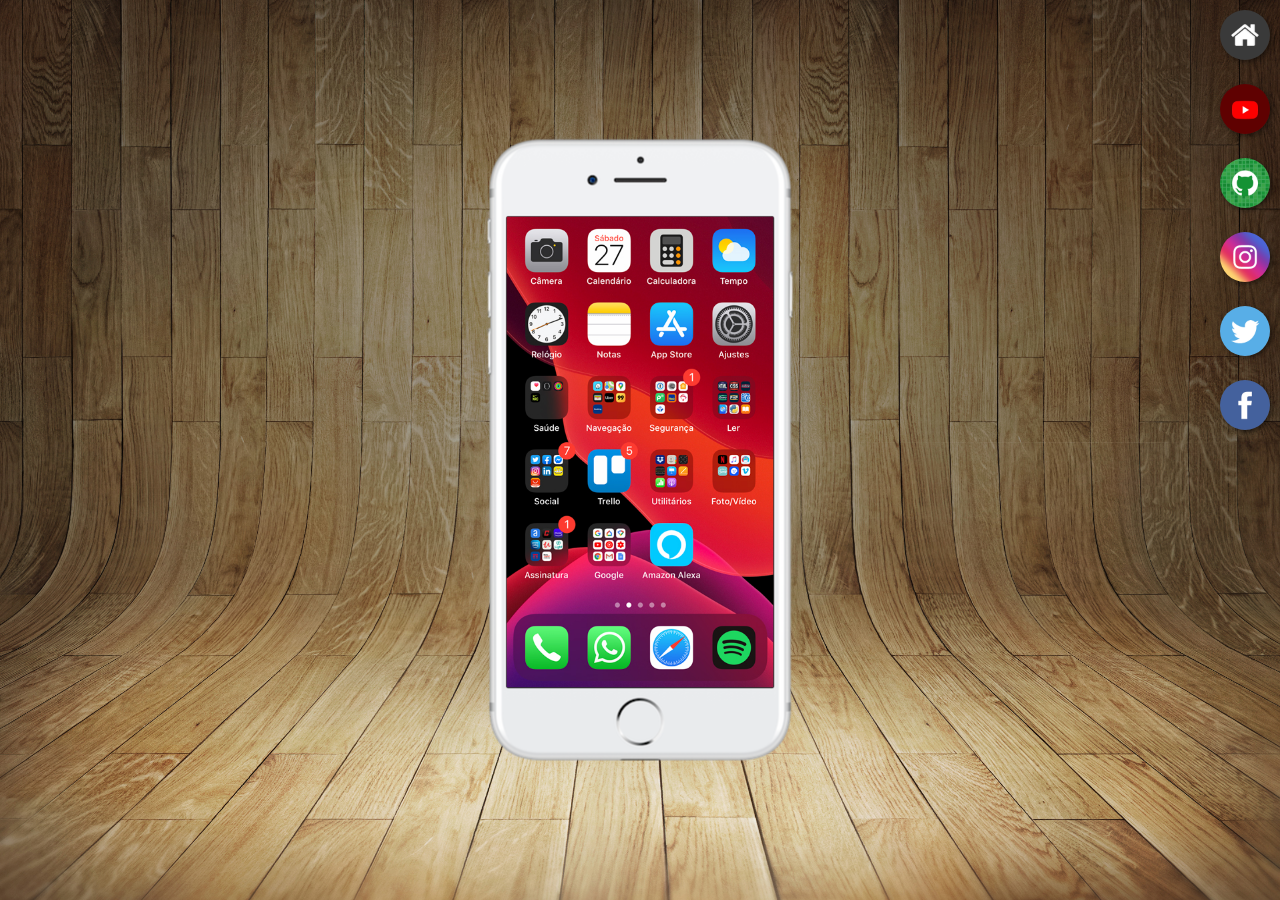
<file: index.html>
<!DOCTYPE html>
<html lang="pt-br">
<head>
    <meta charset="UTF-8">
    <meta name="viewport" content="width=, initial-scale=1.0">
    <title>projeto-redes-sociais</title>
<link rel="shortcut icon" href="favicon.ico" type="image/x-icon">


<link rel="stylesheet" href="estilos/style.css">
<style>


    ::-webkit-scrollbar{
        width: 0px;
        height: 0px;
    }
</style>
















</head>
<body>


<main>

<section id="telefone">

<iframe src="home.html" name="tela" id="tela" frameborder="0"></iframe>





</section>

<section id="redes-sociais">
<a href="home.html" target="tela"> <img src="imagens/logo-home.jpg" alt=""></a>





<br>






<a href="youtube.html" target="tela"> <img src="imagens/logo-youtube.jpg" alt=""></a>





<br>




<a href="github.html" target="tela"><img src="imagens/logo-github.jpg" alt="github"></a> 




<br>






<a href="instagram.html" target="tela"><img src="imagens/logo-instagram.jpg" alt="instagram"></a>




<br>



<a href="twitter.html" target="tela"><img src="imagens/logo-twitter.jpg" alt="twitter"></a>



<br>




<a href="facebook.html" target="tela"><img src="imagens/logo-facebook.jpg" alt="facebook"></a>





<br>




</section>









</main>



















    
</body>
</html>
</file>
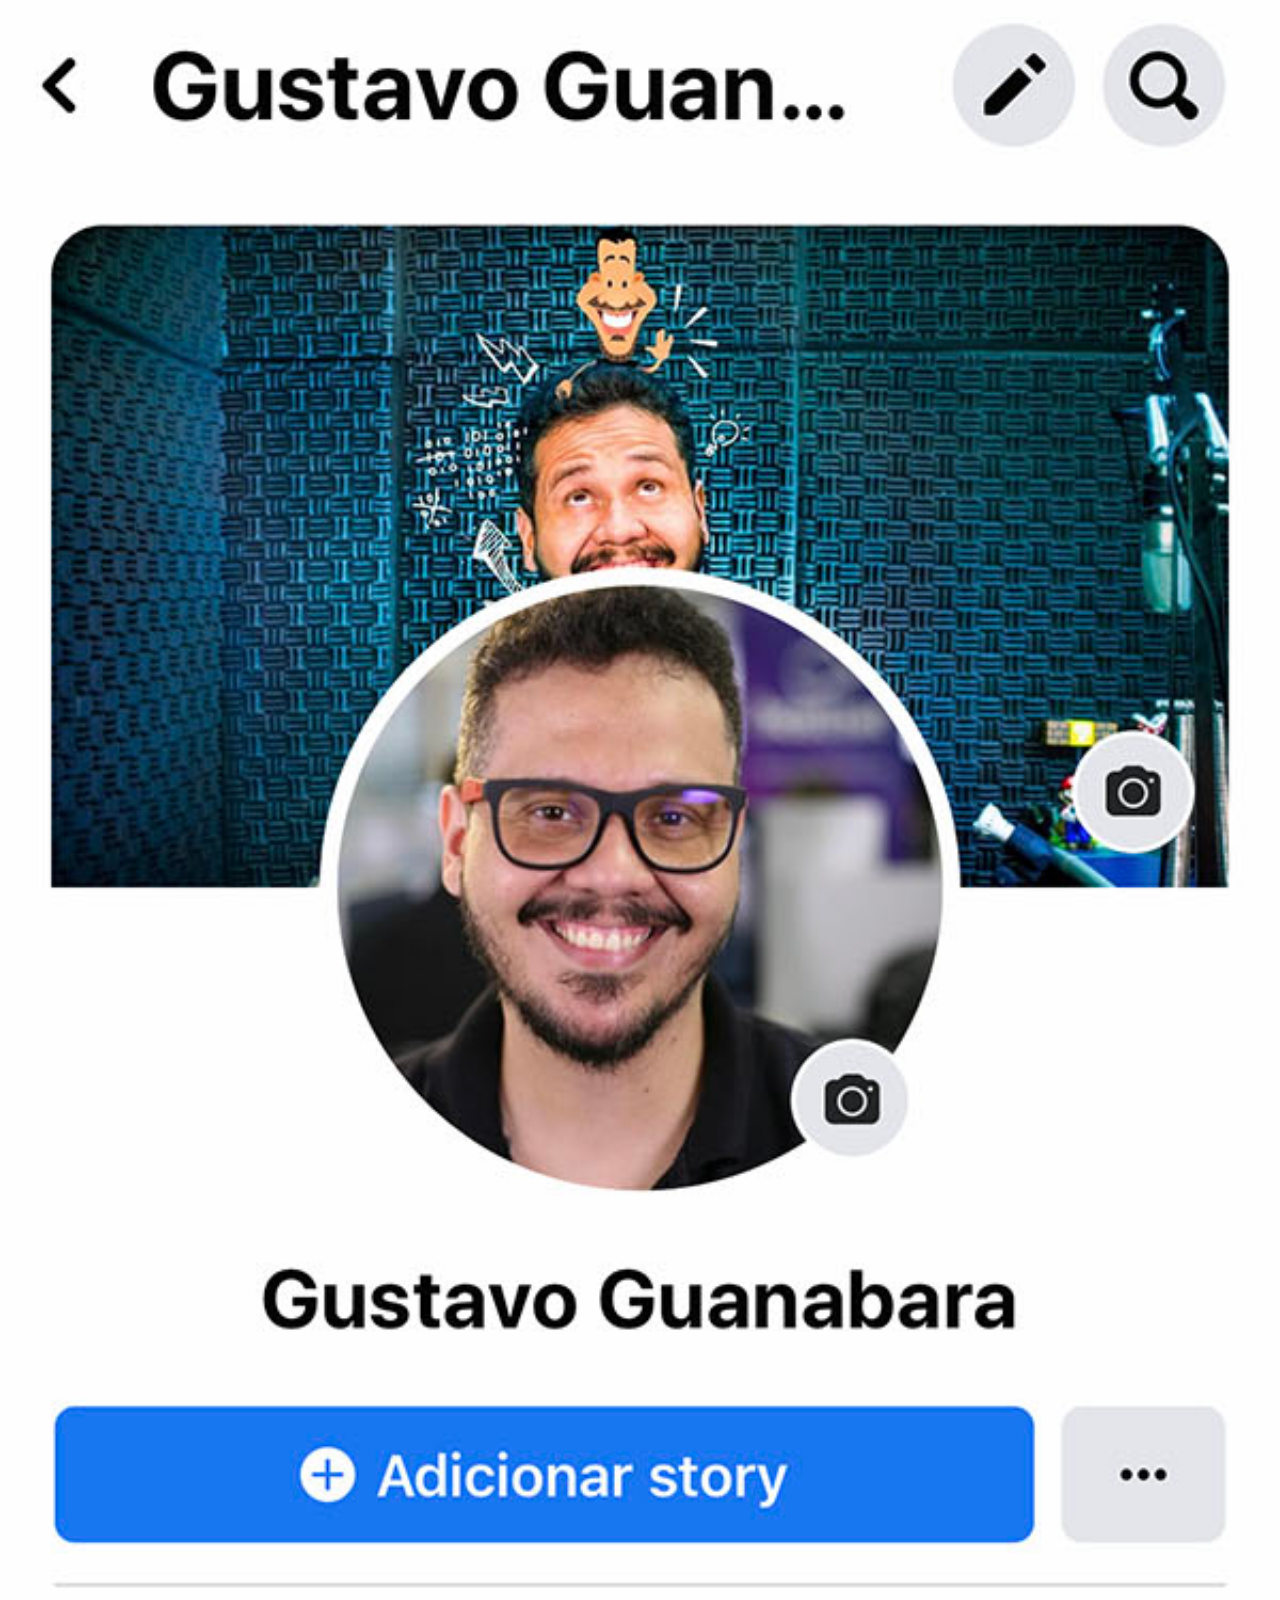
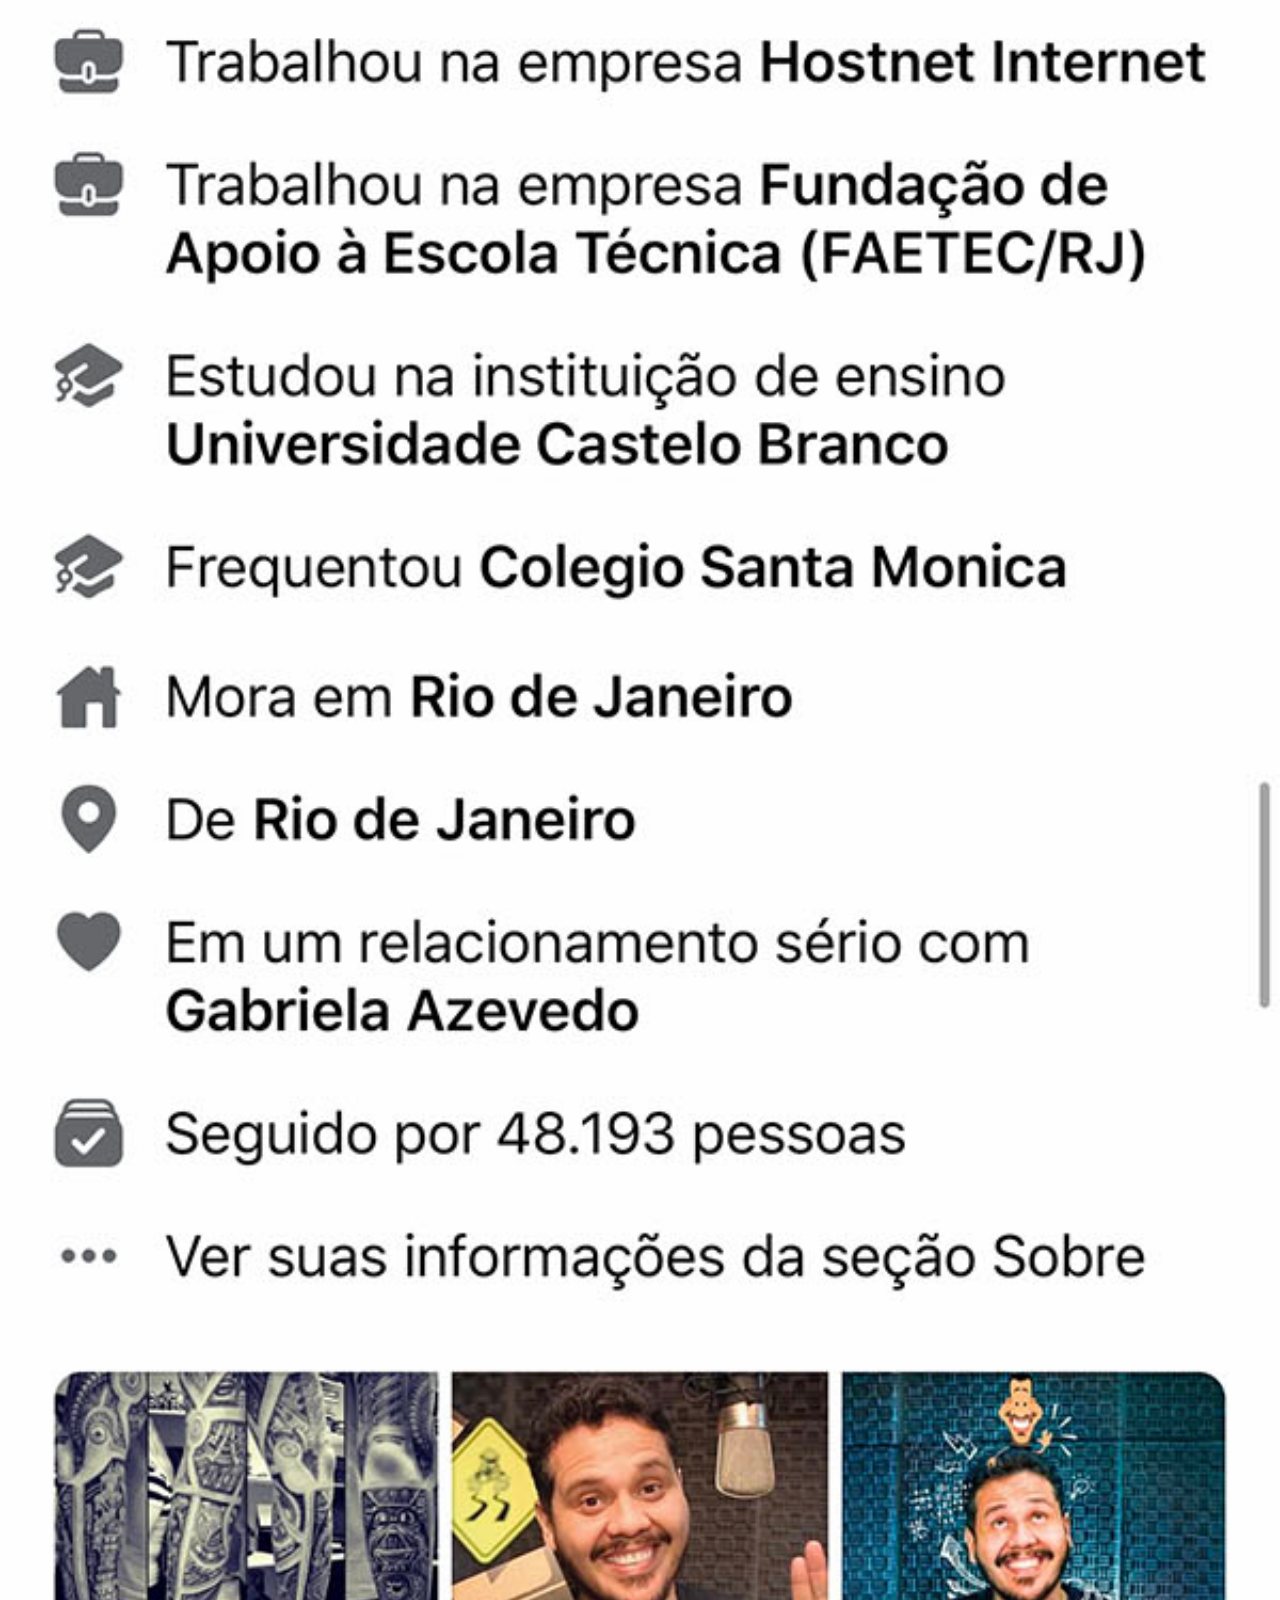
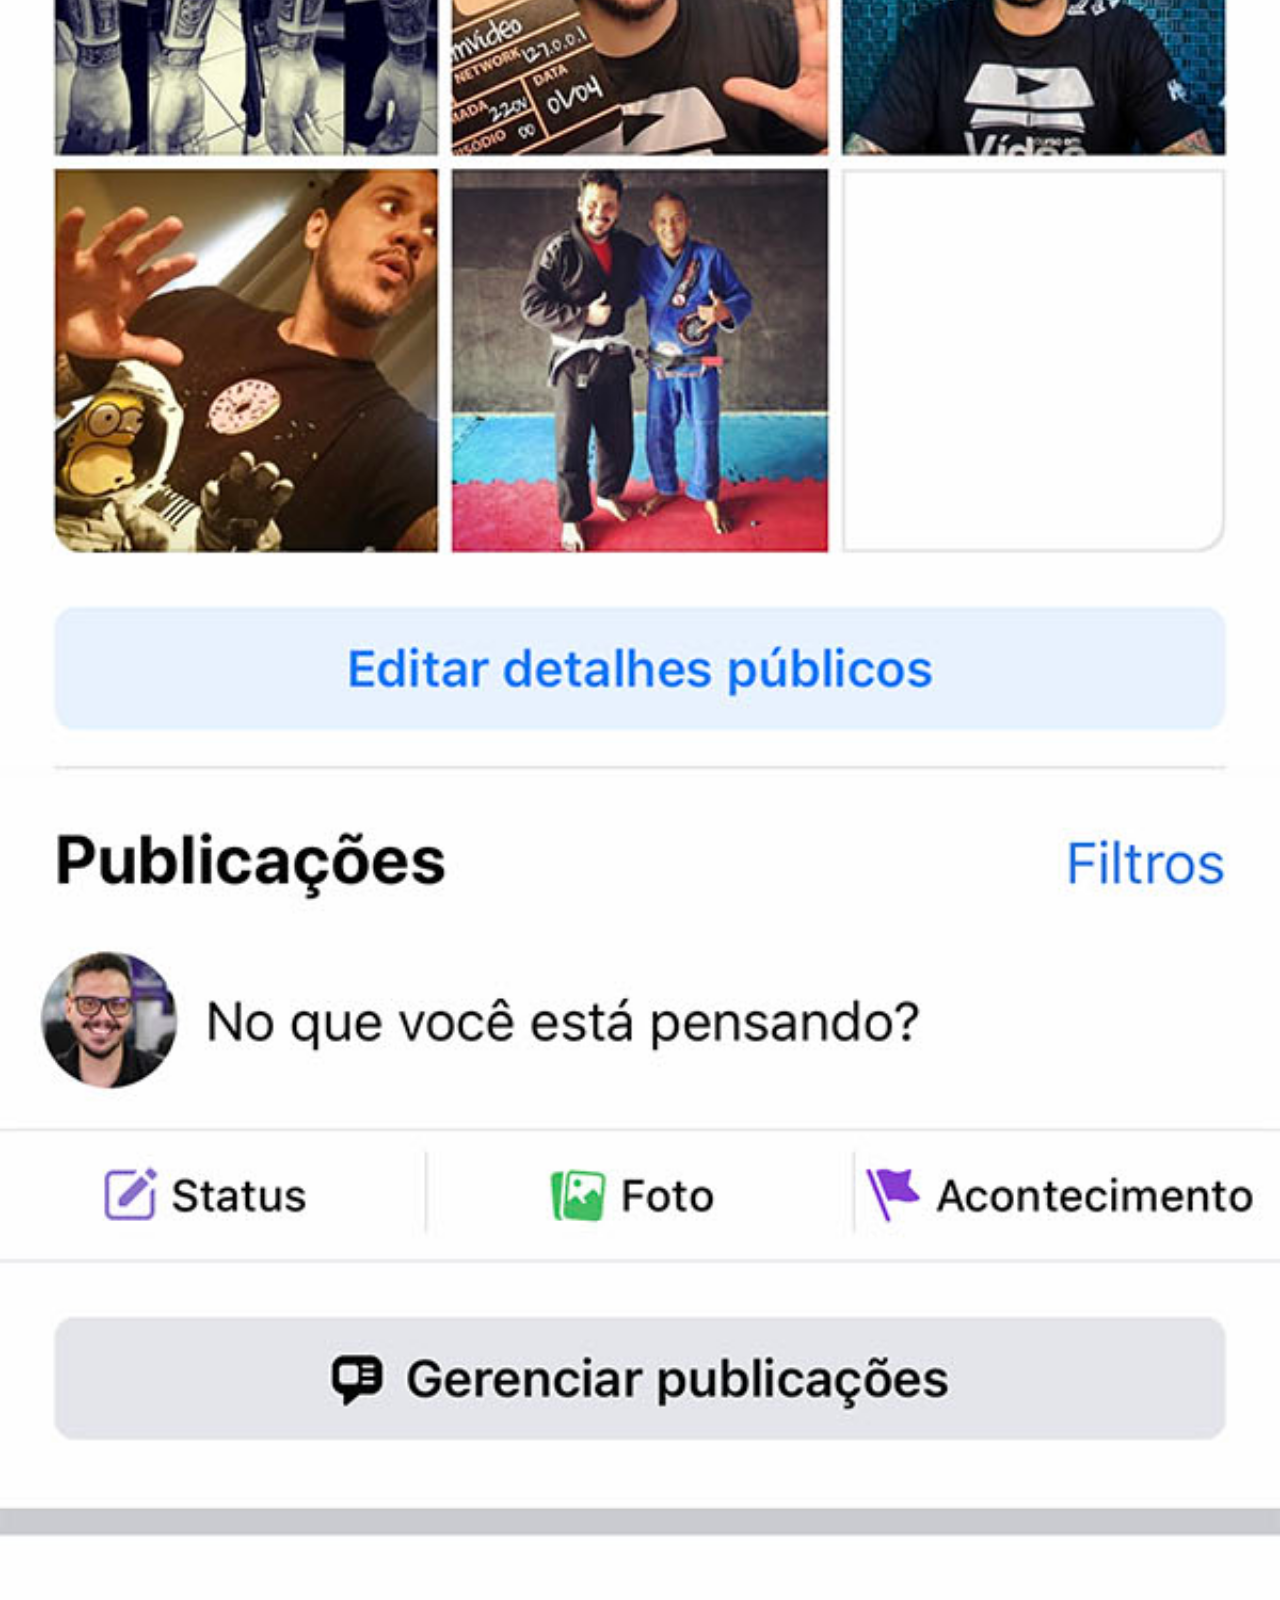
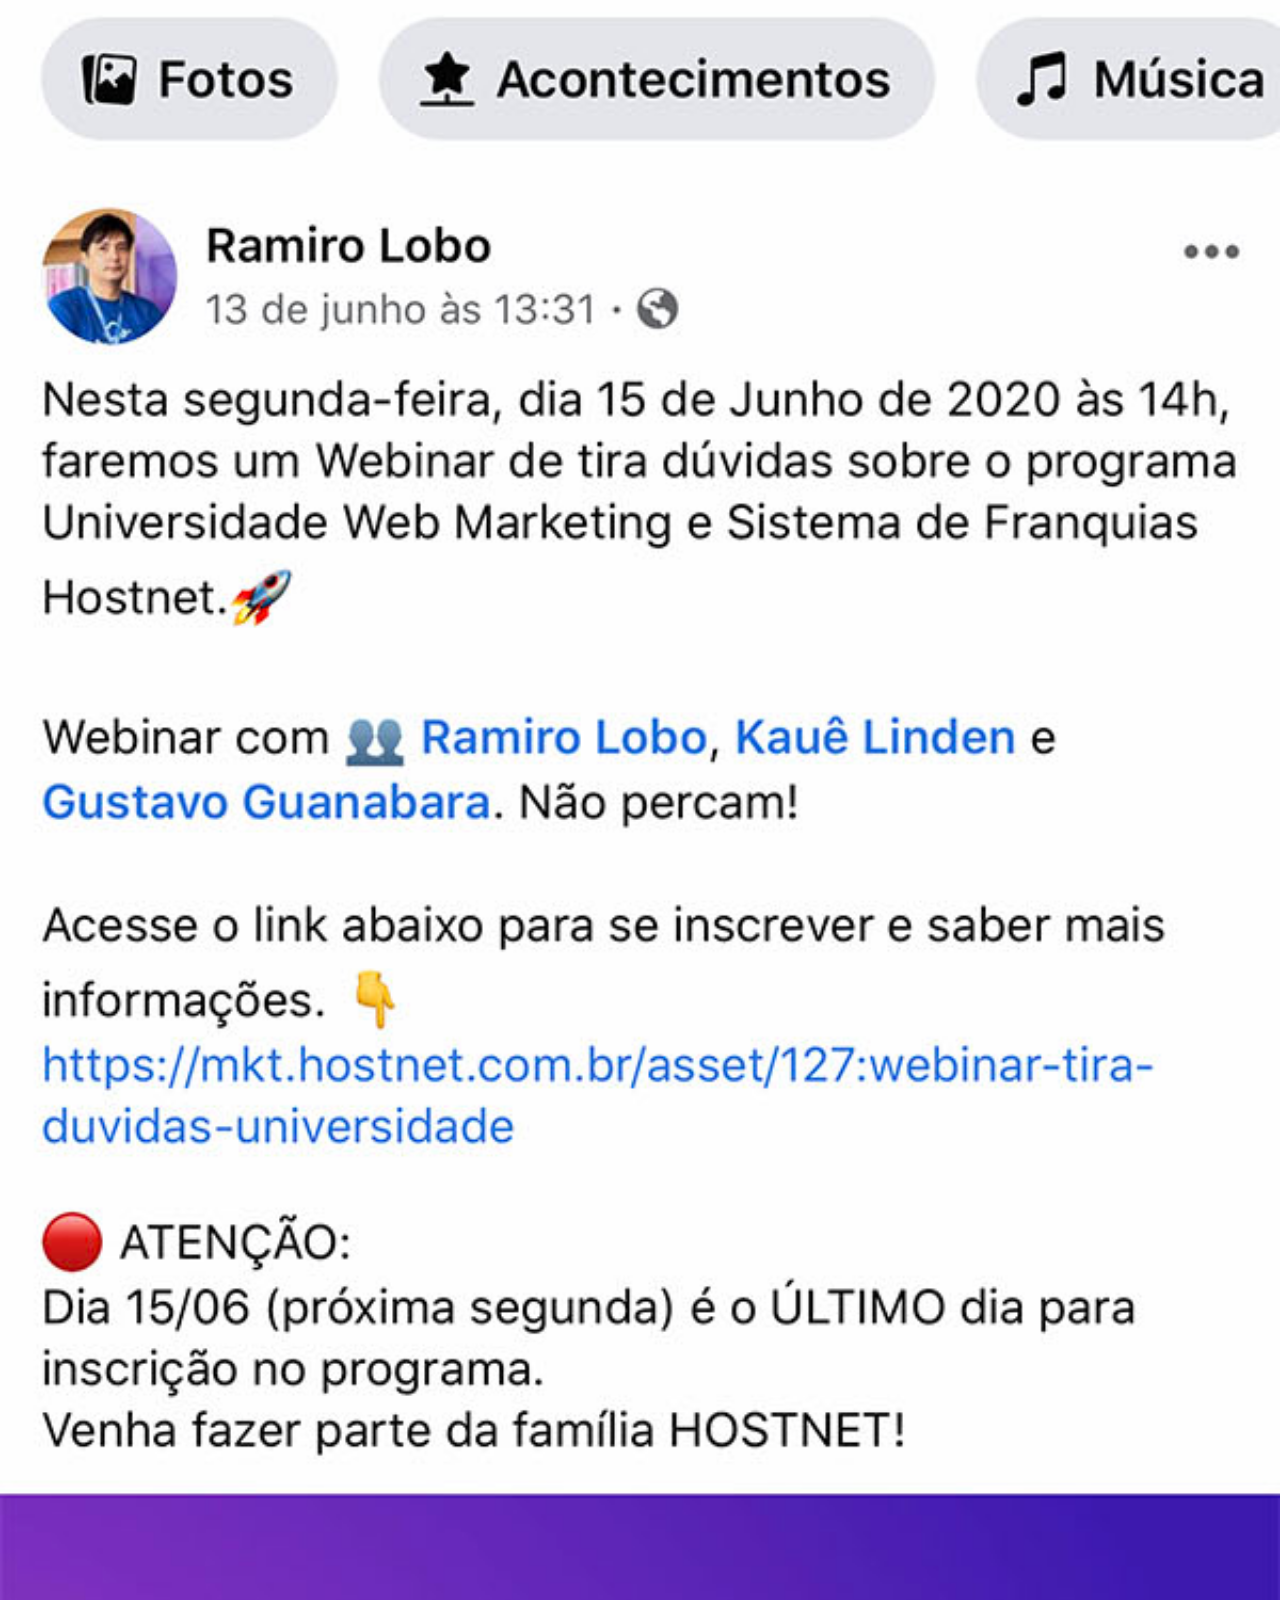
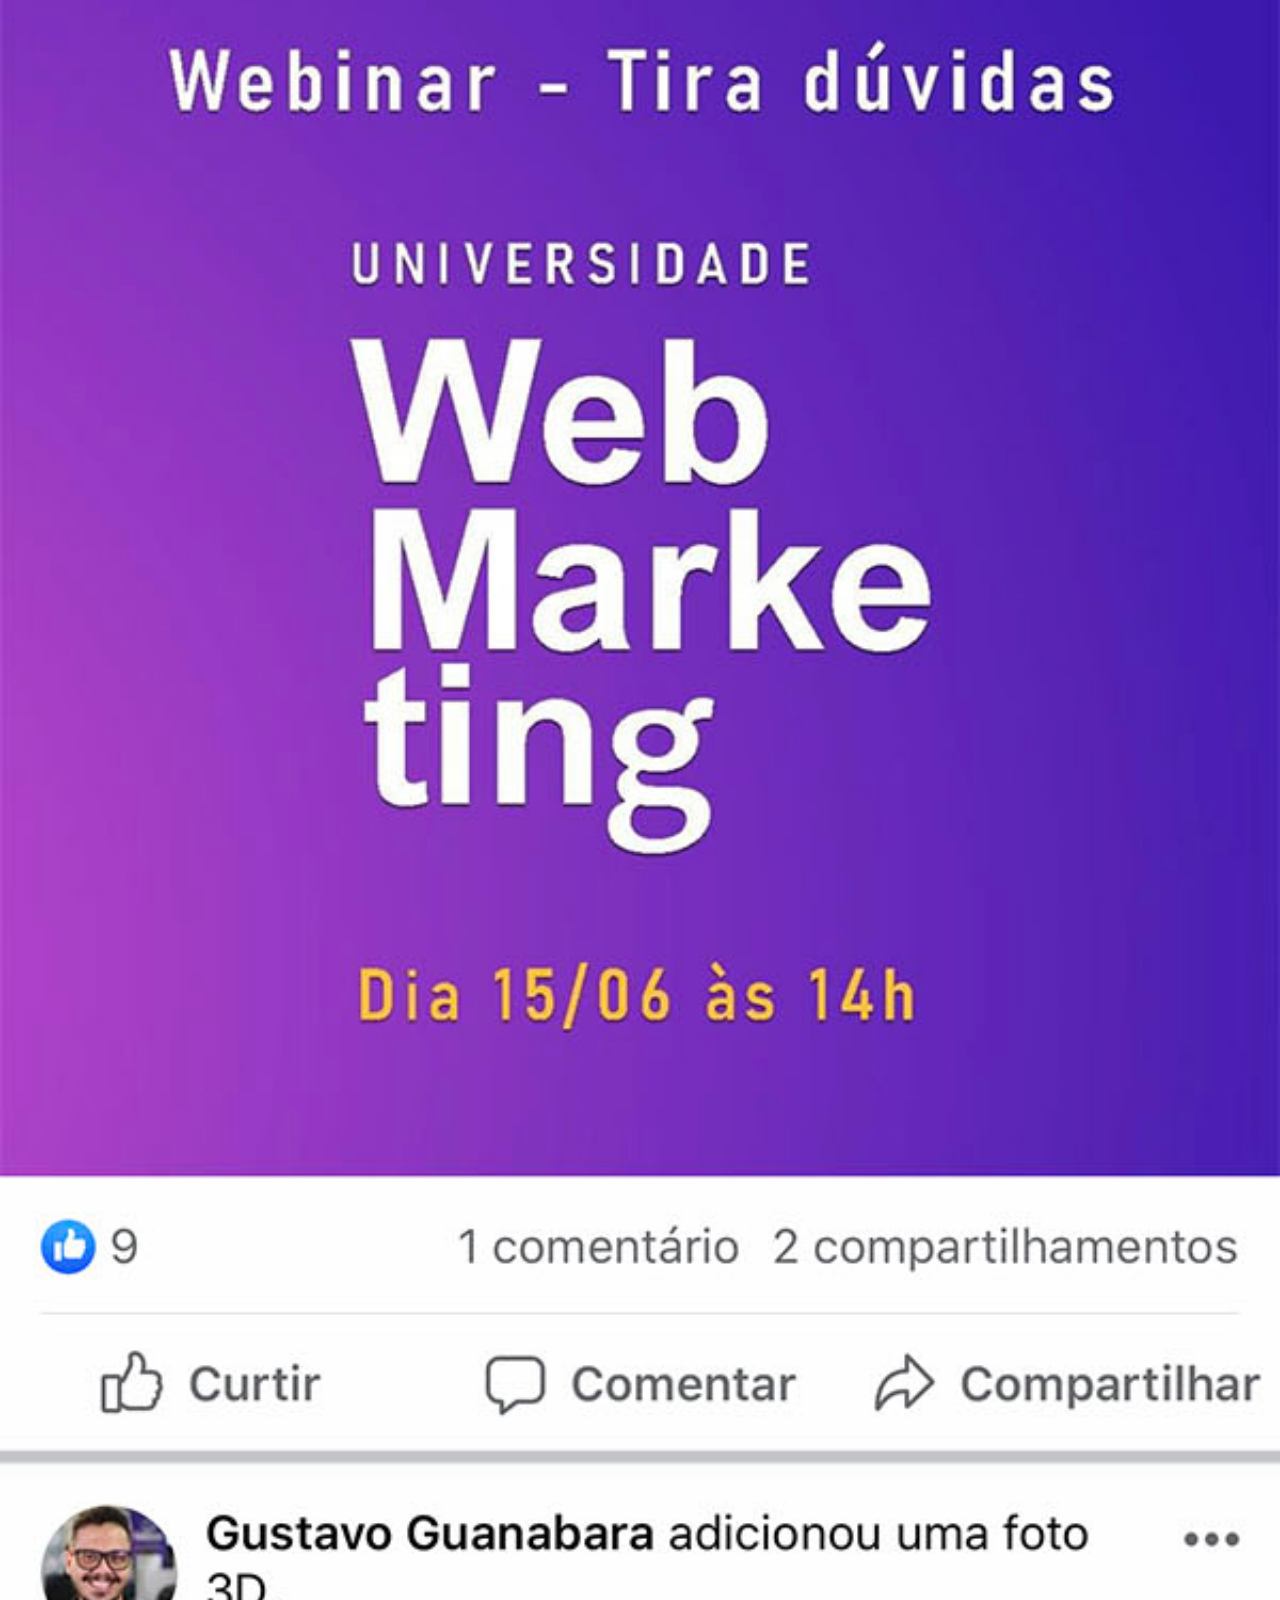
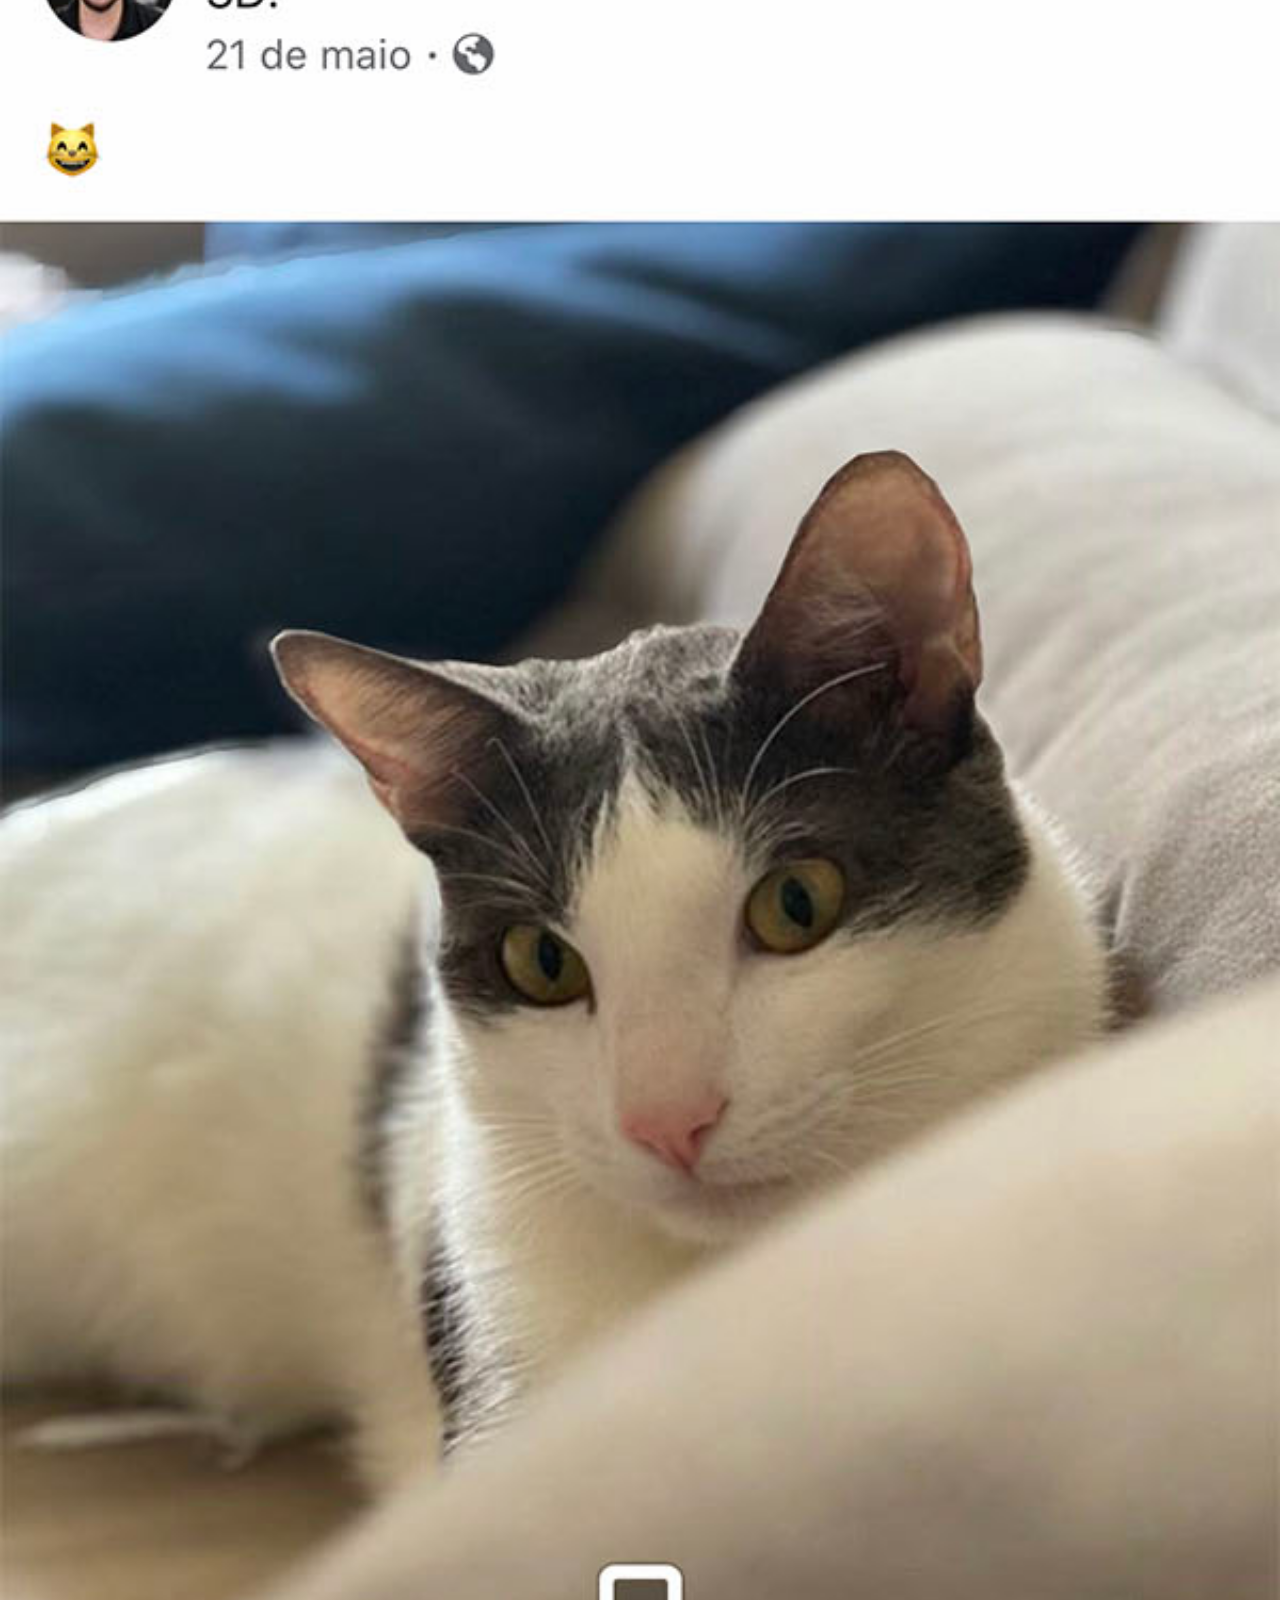
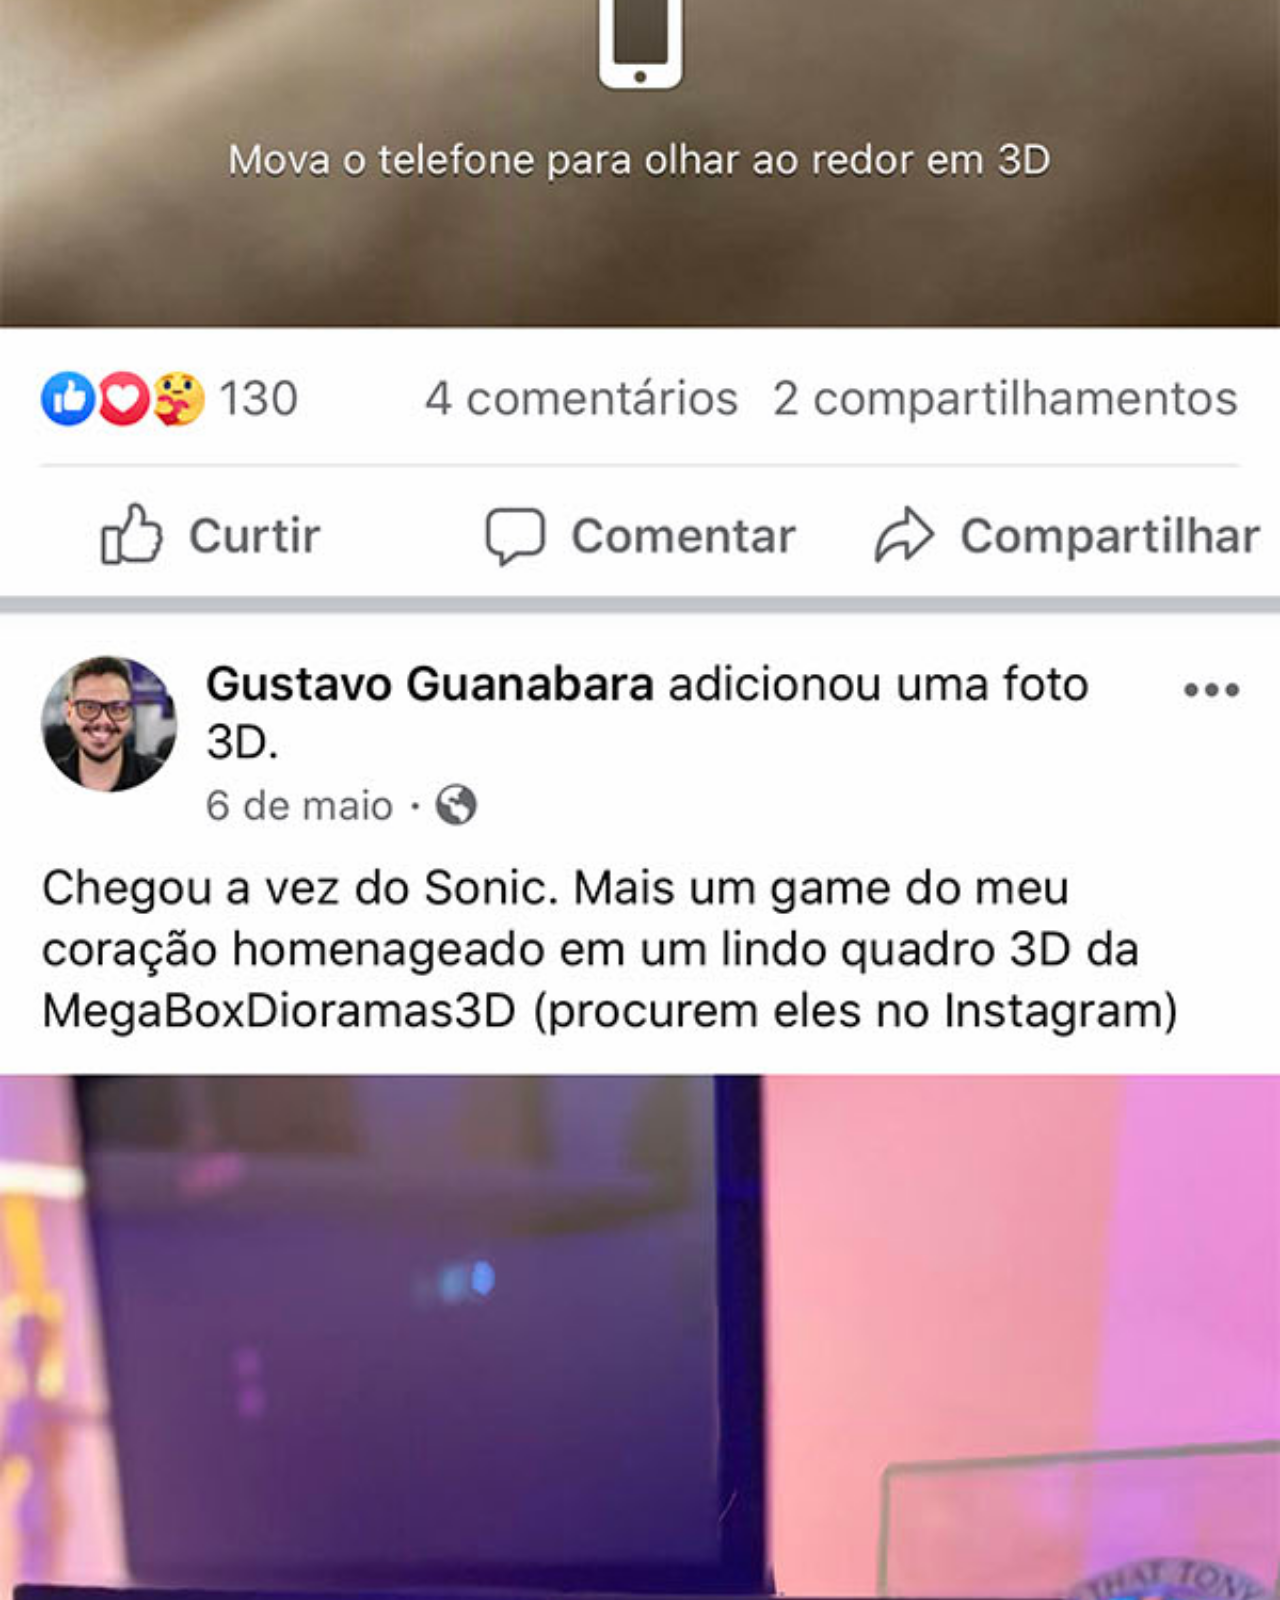
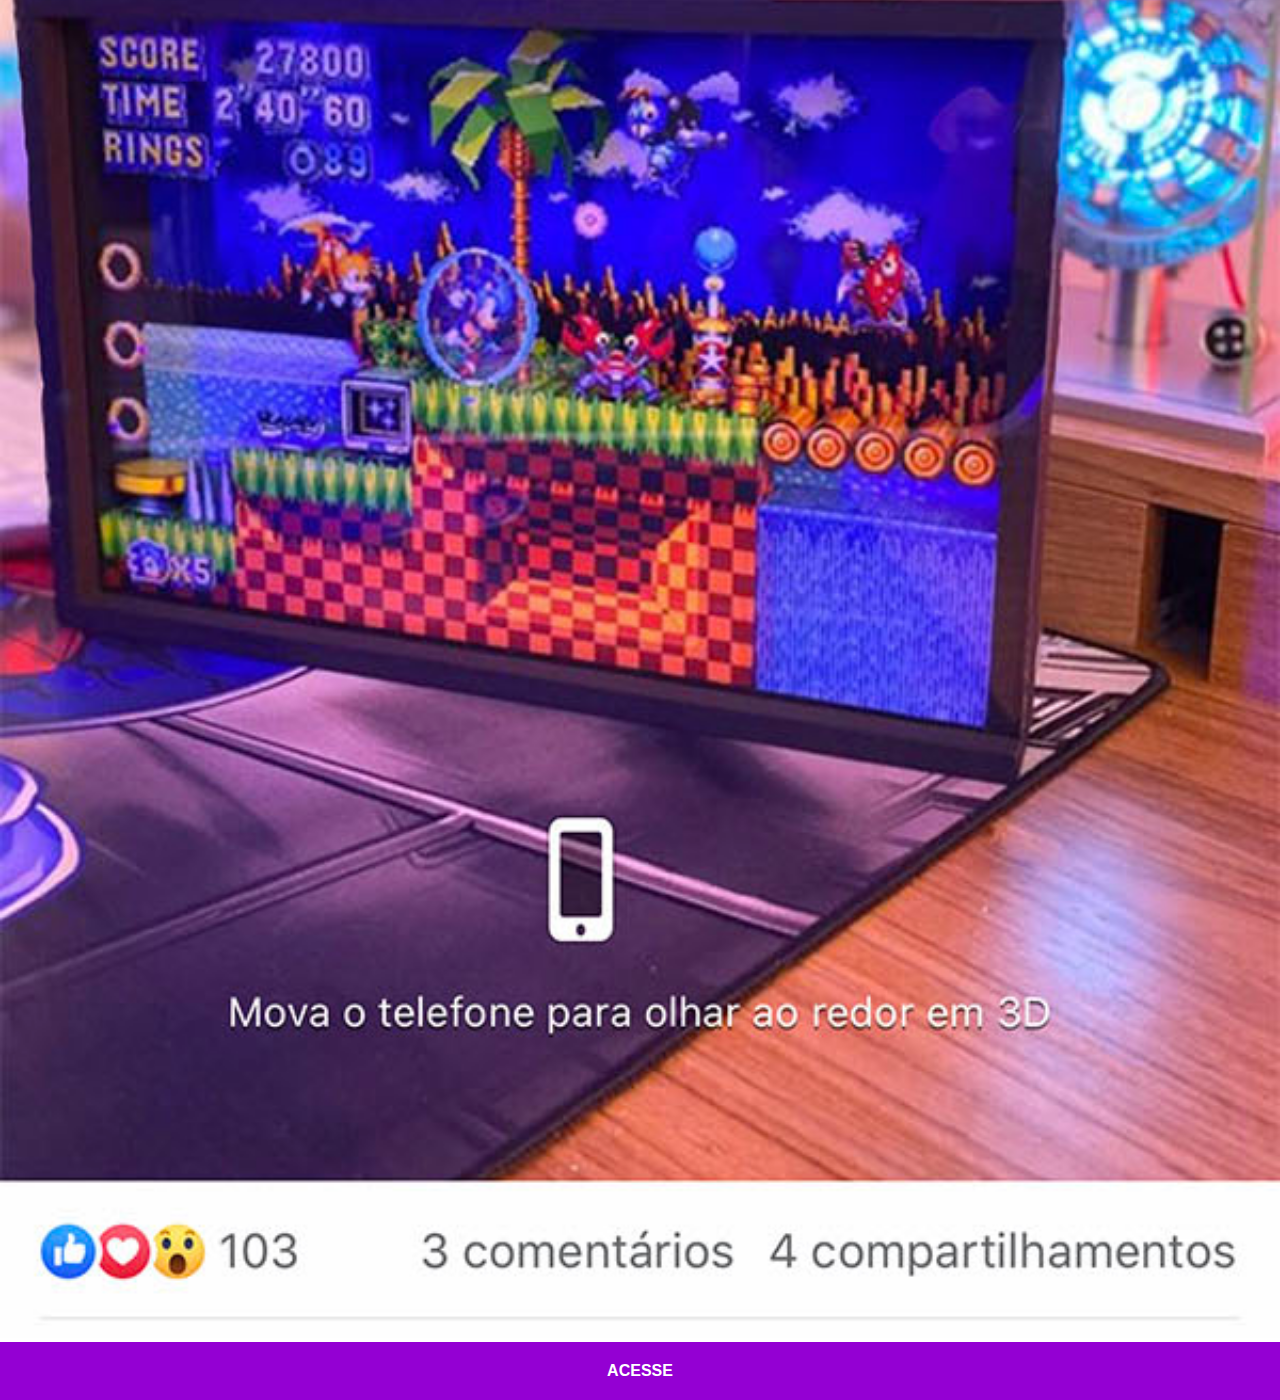
<file: facebook.html>
<!DOCTYPE html>
<html lang="en">
<head>
    <meta charset="UTF-8">
    <meta name="viewport" content="width=device-width, initial-scale=1.0">
    <title>facebook</title>
    <link rel="stylesheet" href="estilos/social.css">

</head>
<body>






    <img src="imagens/tela-facebook.jpg" alt="facebook">
    <a href="https://www.facebook.com/" target="_blank">ACESSE</a>
    














    
</body>
</html>
</file>
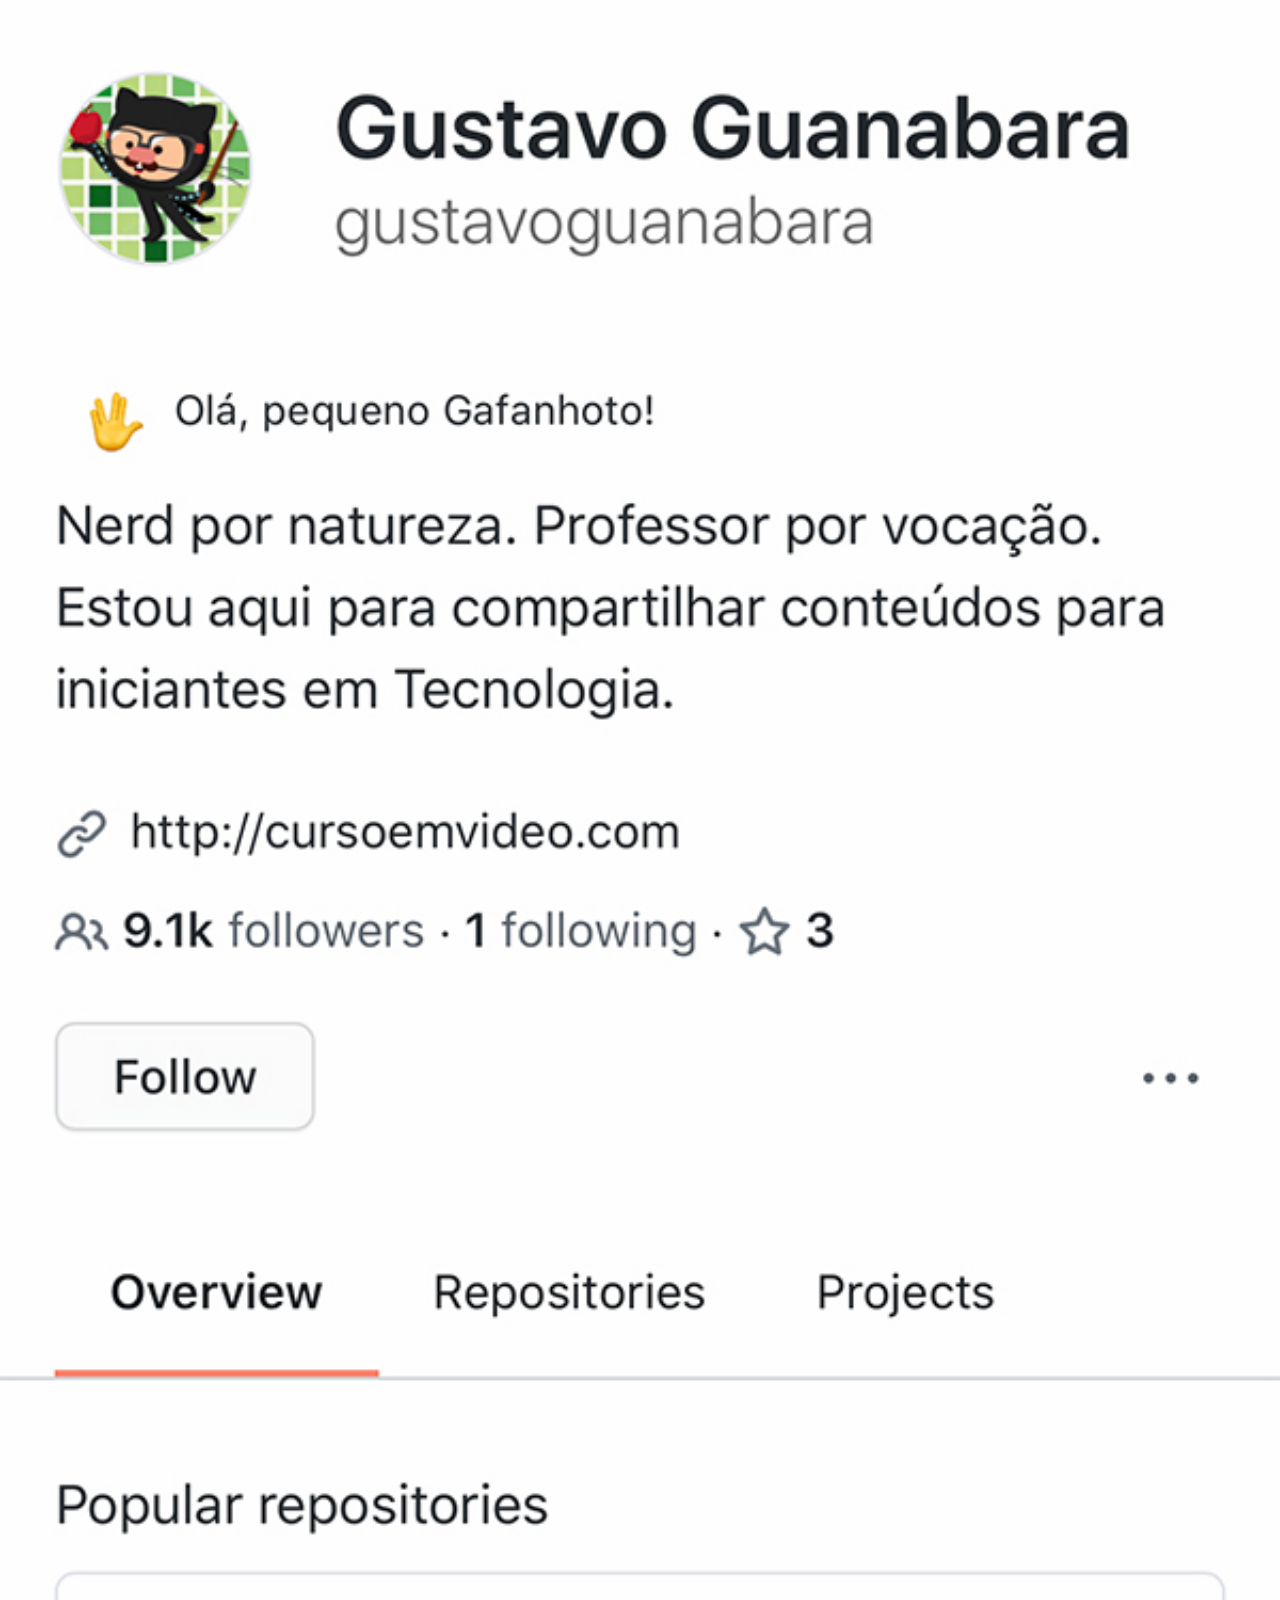
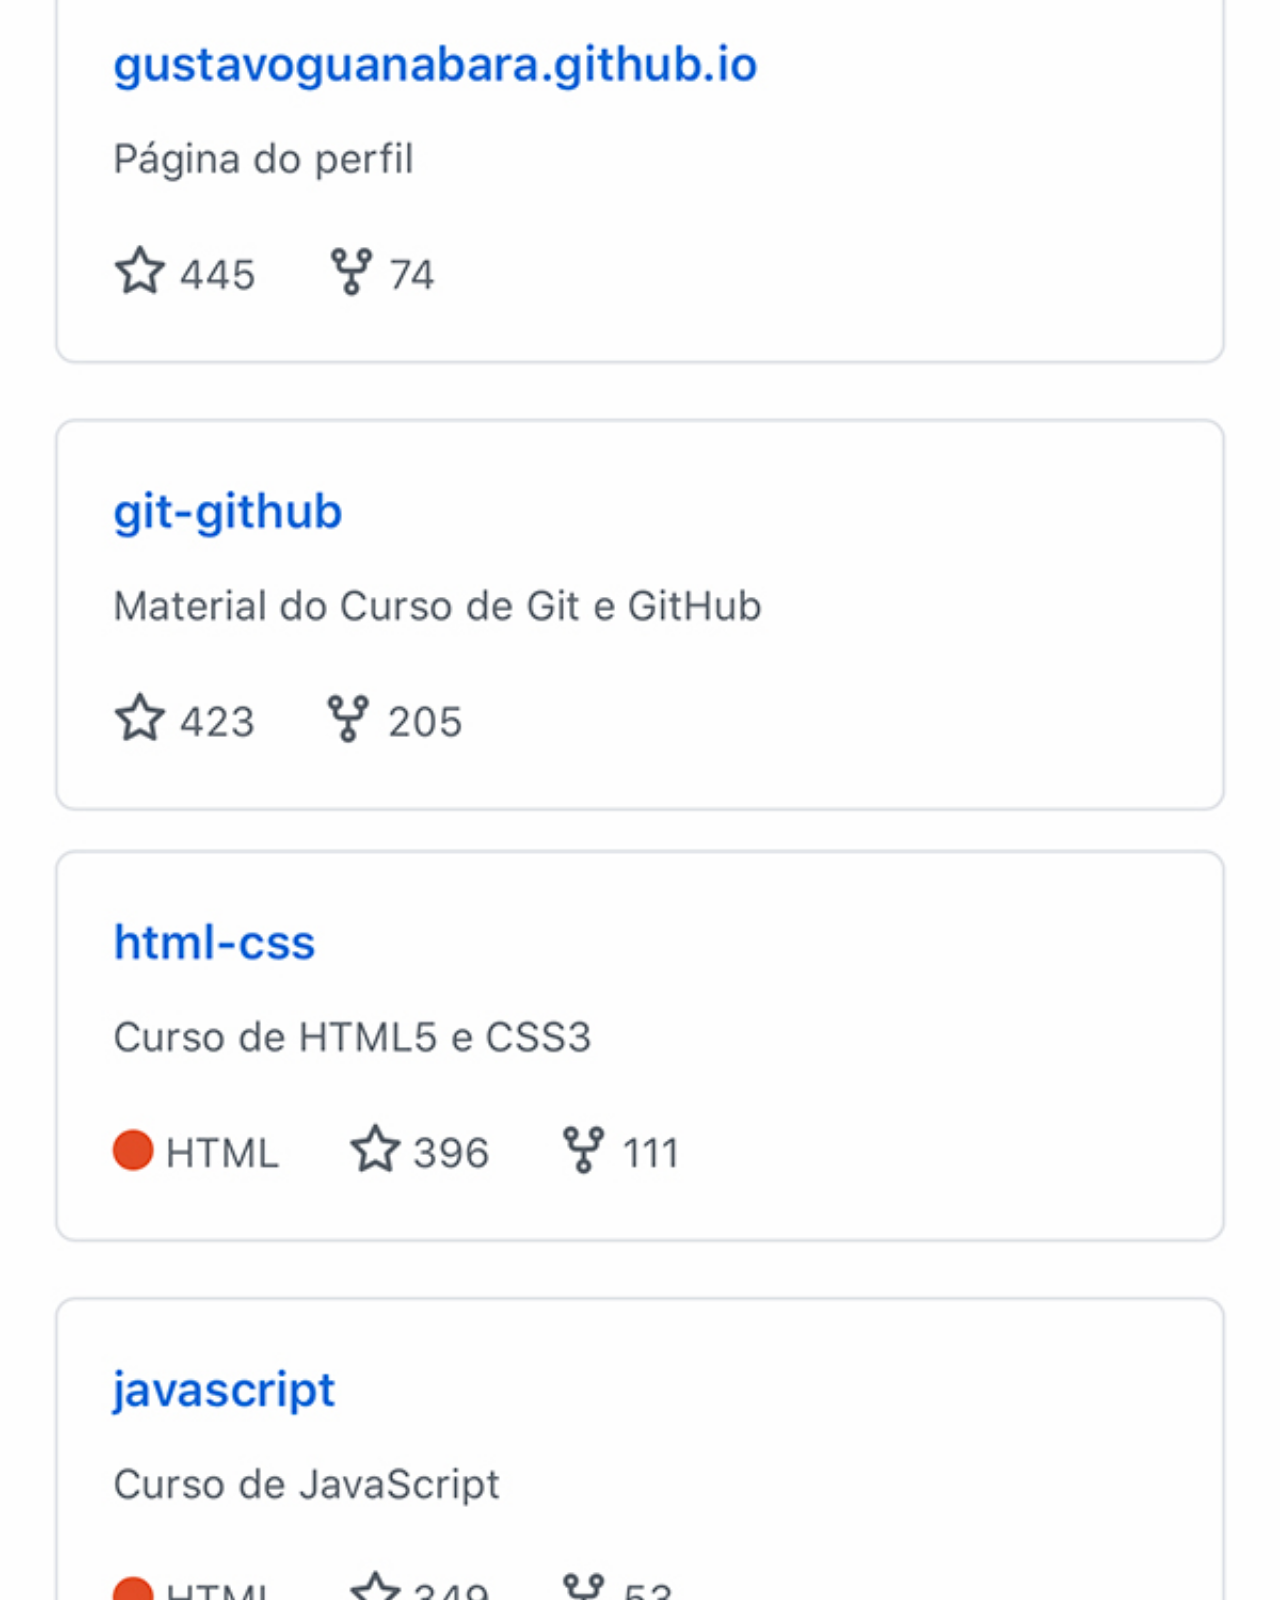
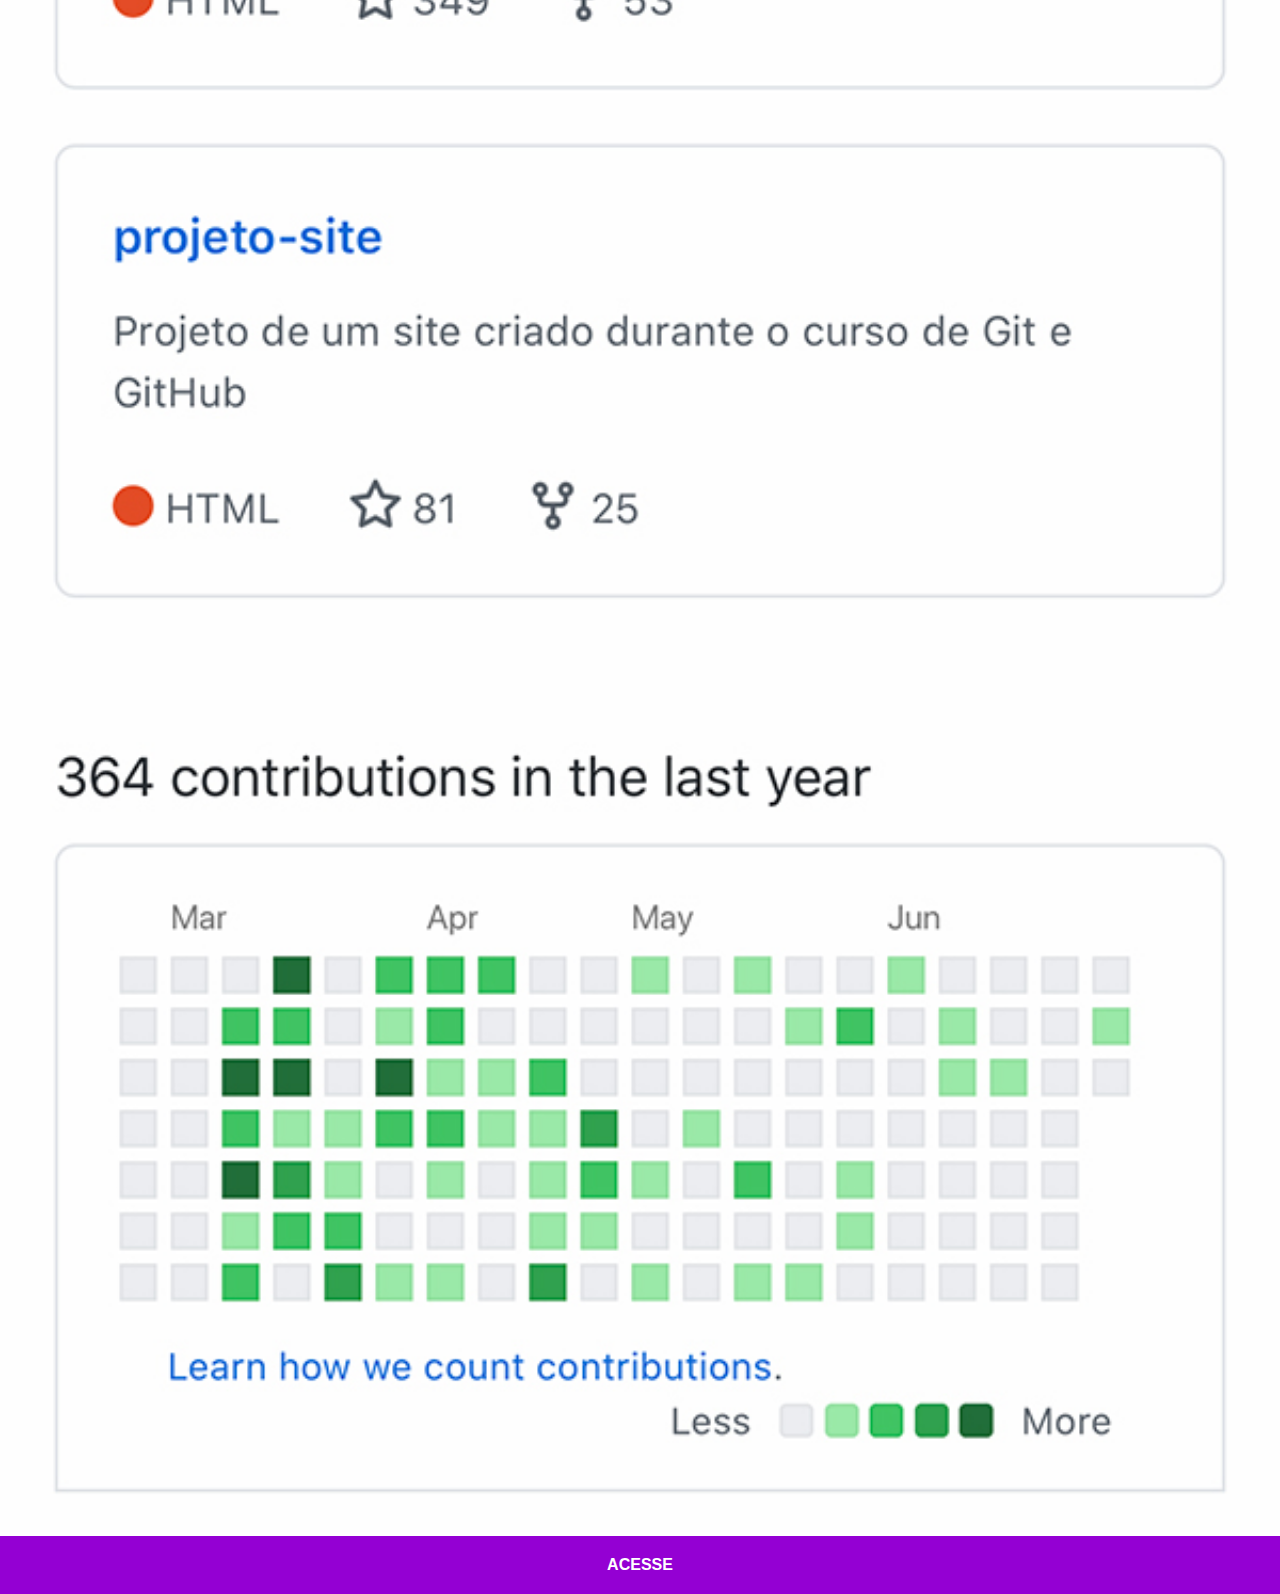
<file: github.html>
<!DOCTYPE html>
<html lang="pt-br">
<head>
    <meta charset="UTF-8">
    <meta name="viewport" content="width=device-width, initial-scale=1.0">
    <title>github</title>


    <link rel="stylesheet" href="estilos/social.css">

</head>
<body>
    


    
<img src="imagens/tela-github.jpg" alt="youtube">
<a href="https://github.com/Henriquedev0506">ACESSE</a>


</body>
</html>
</file>
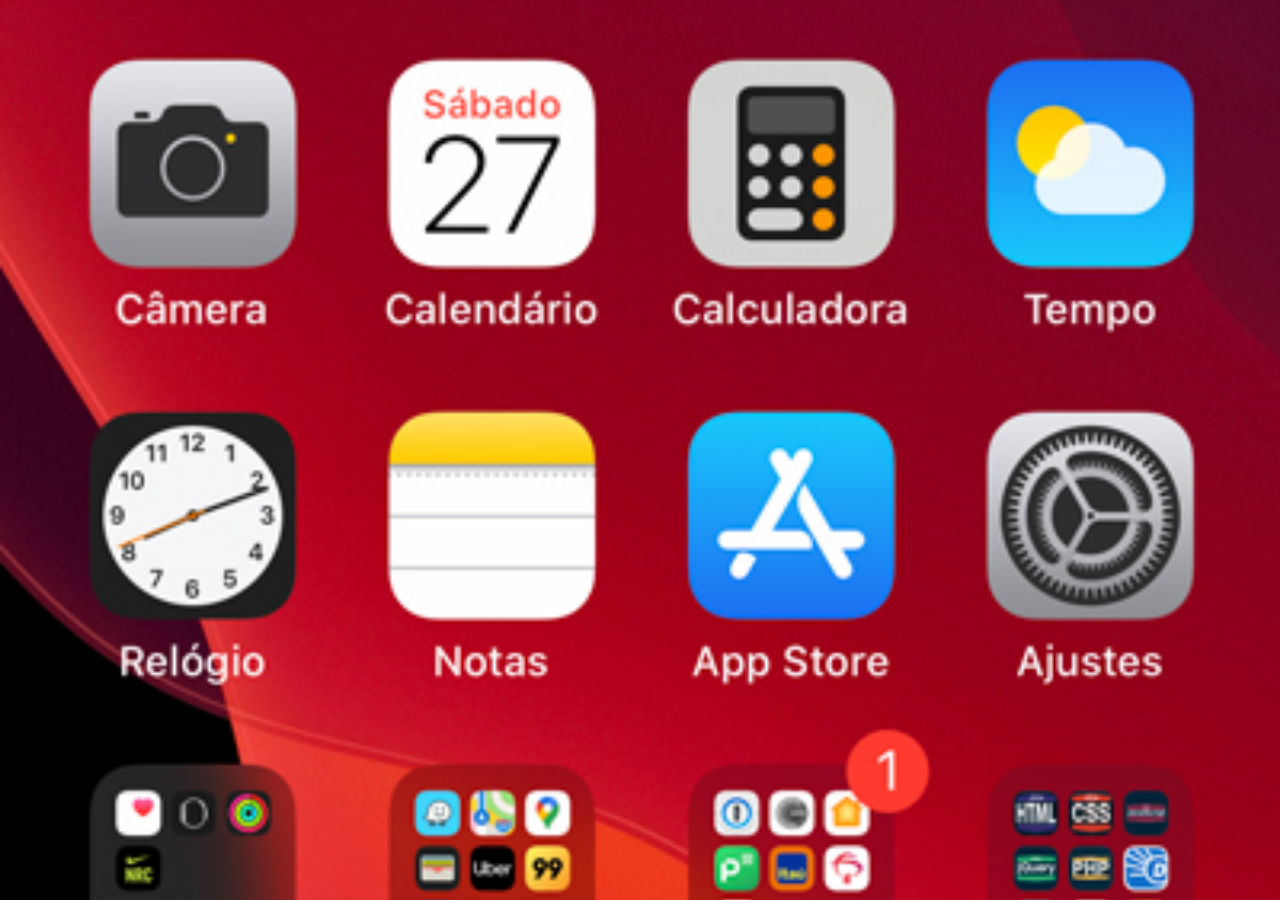
<file: home.html>
<!DOCTYPE html>
<html lang="en">
<head>
    <meta charset="UTF-8">
    <meta name="viewport" content="width=device-width, initial-scale=1.0">
    <title>HOME</title>


    
</head>
<body>
    

<style>

*{
    margin: 0px;
    padding: 0px;
}
body{
width: 100vw;
height: 100vh;
background: black url(imagens/tela-home.jpg) top center;
background-size: cover;
}







</style>




</body>
</html>
</file>
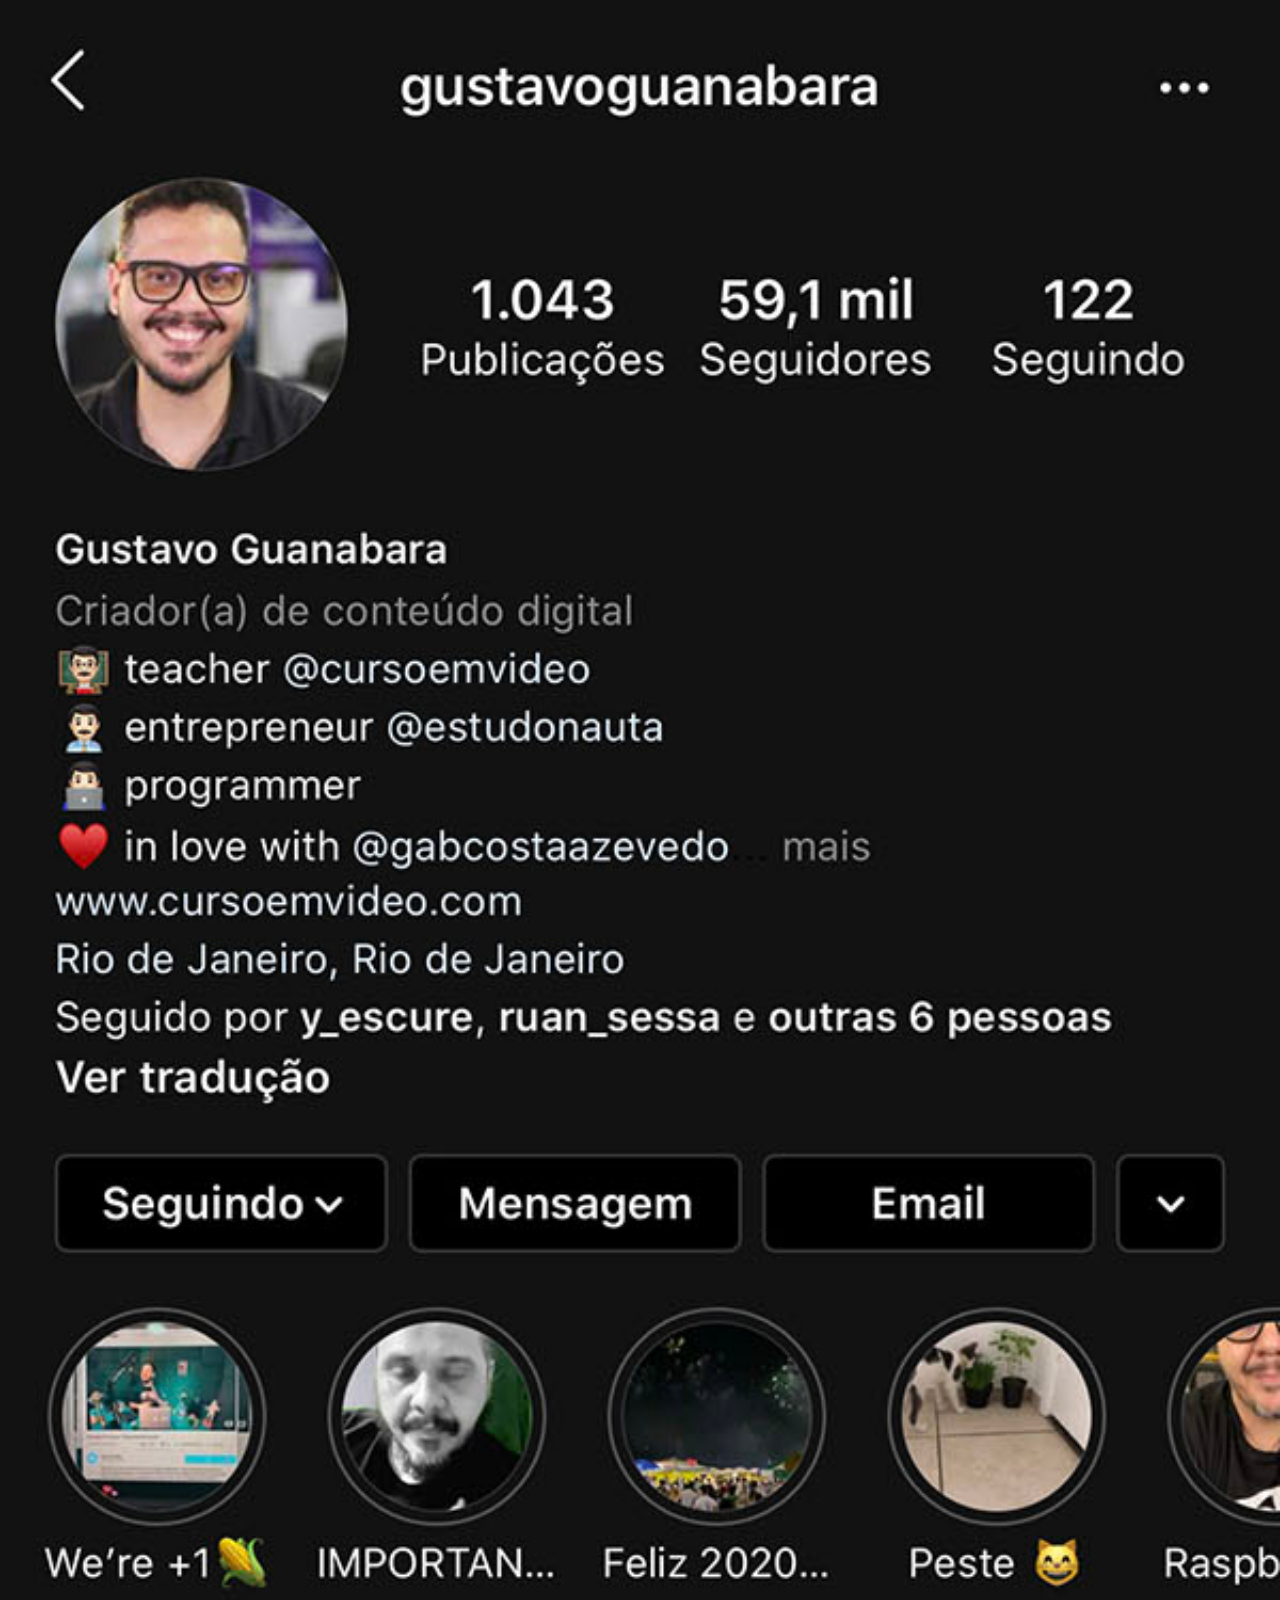
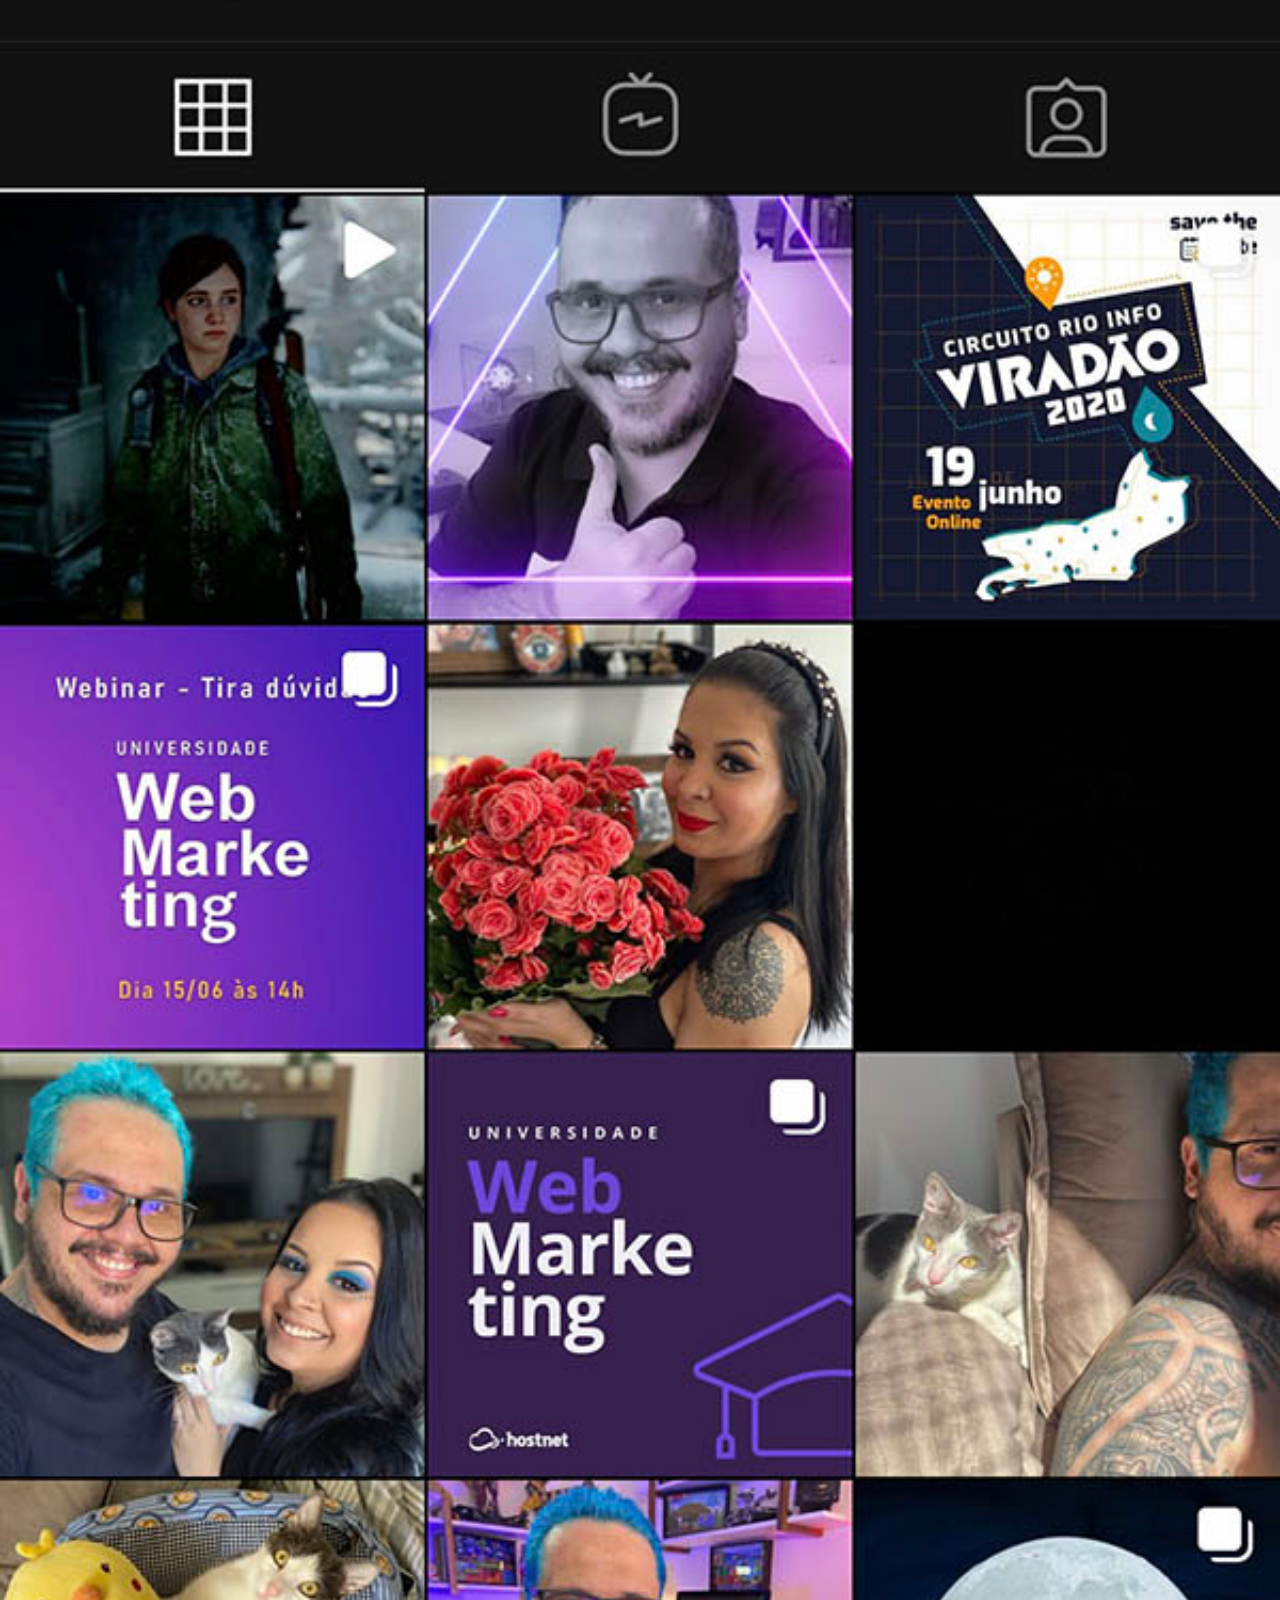
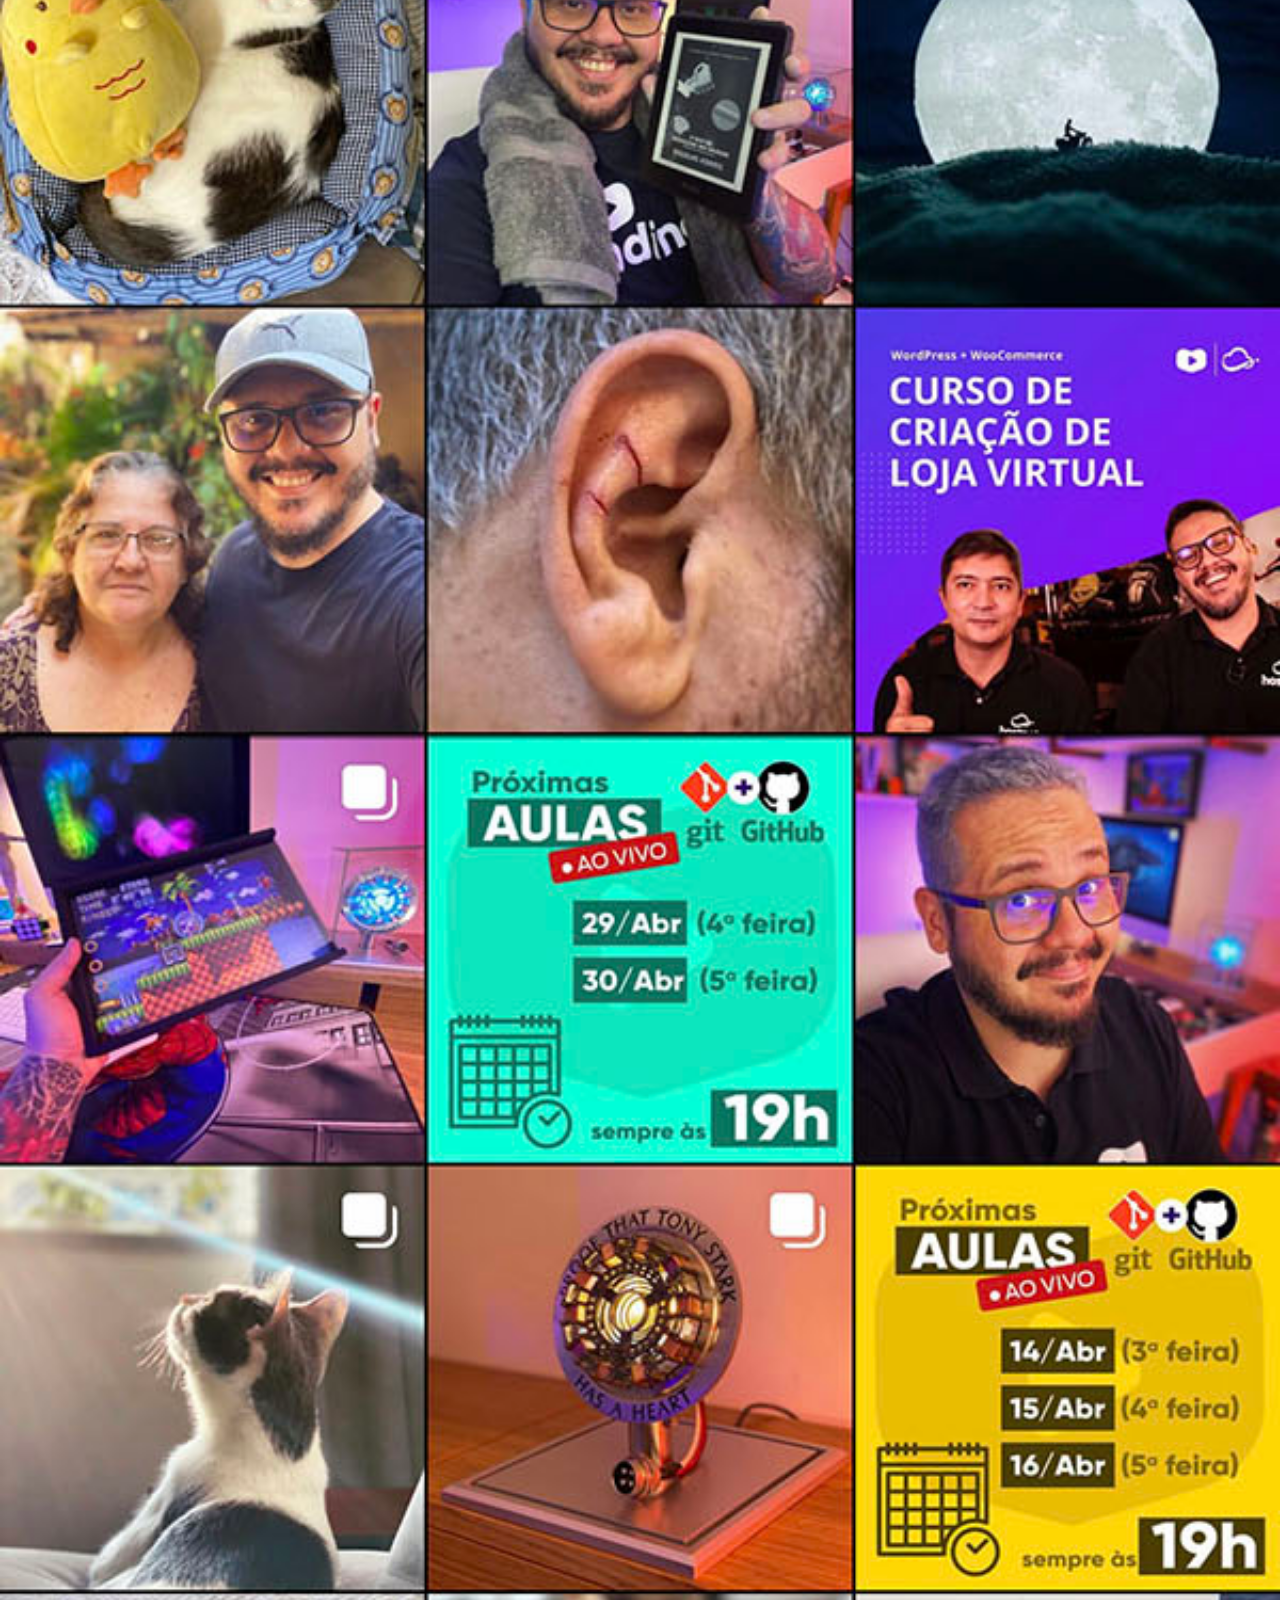
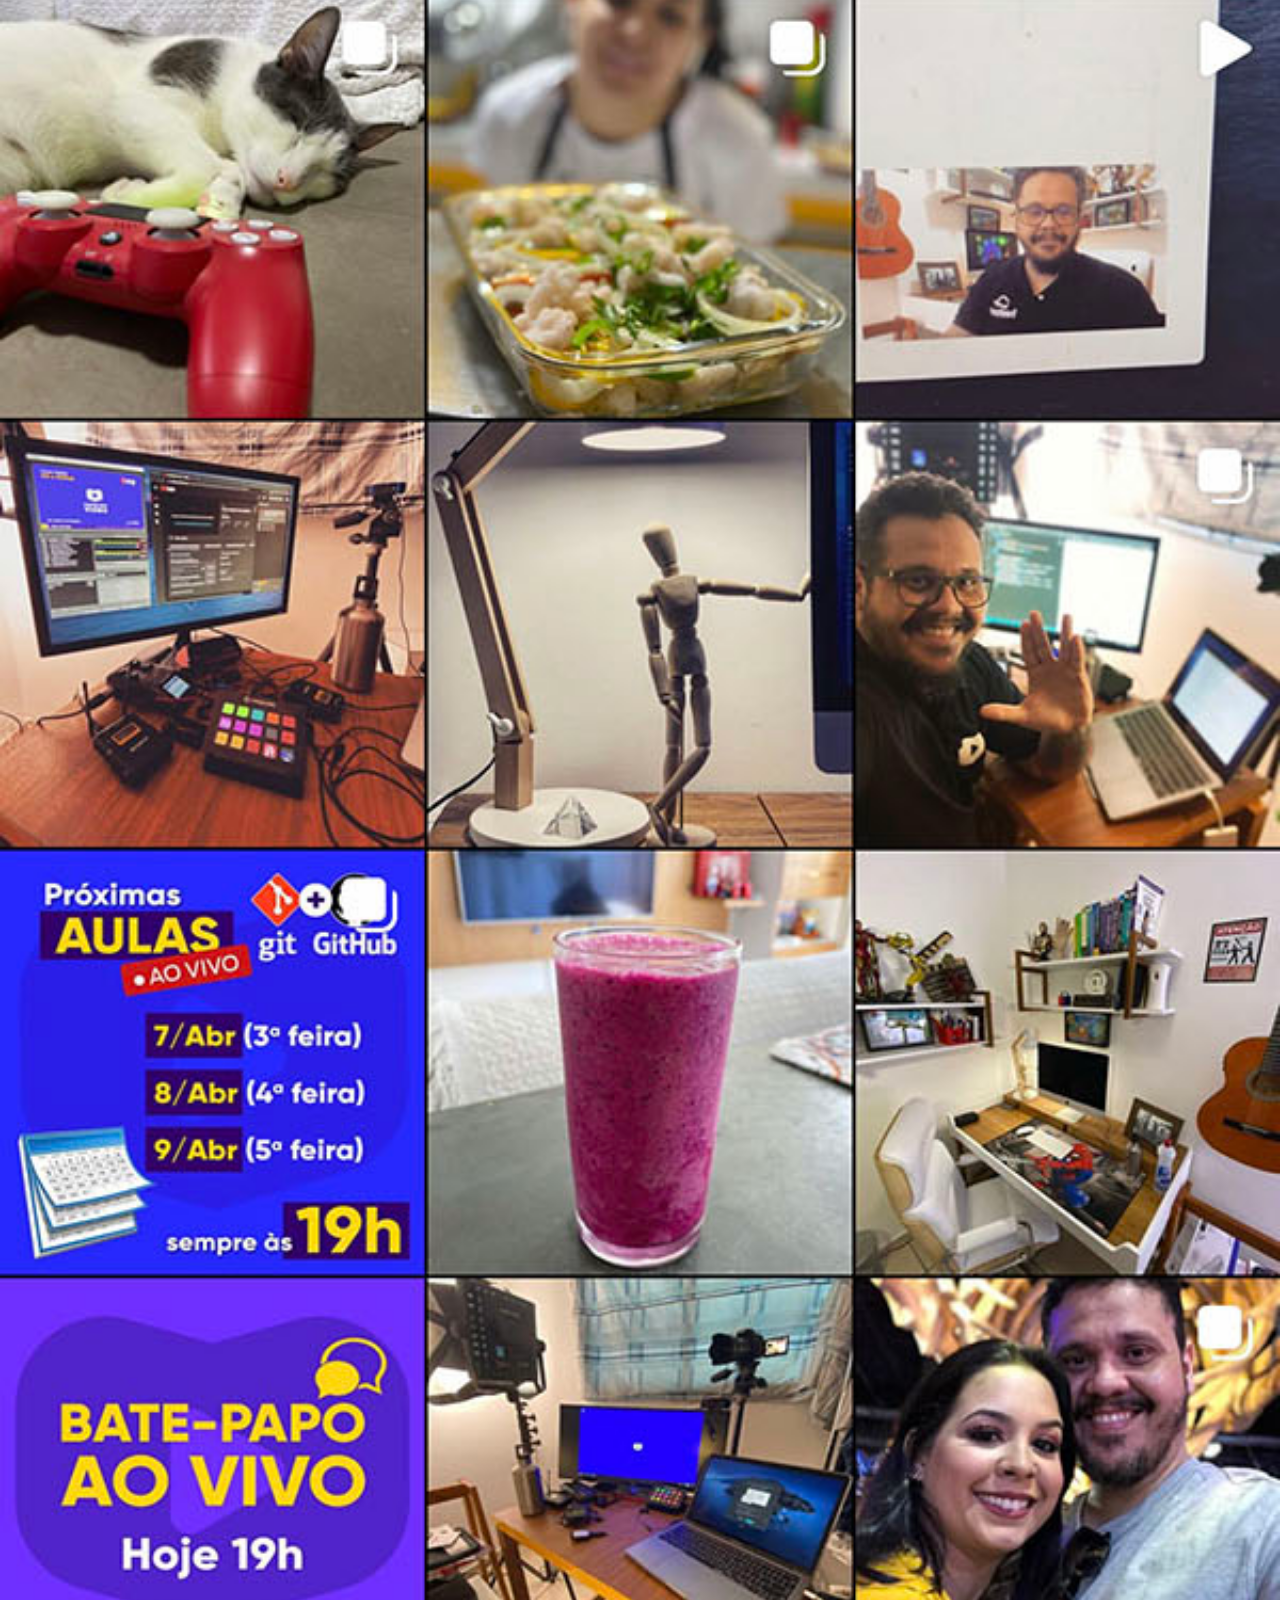
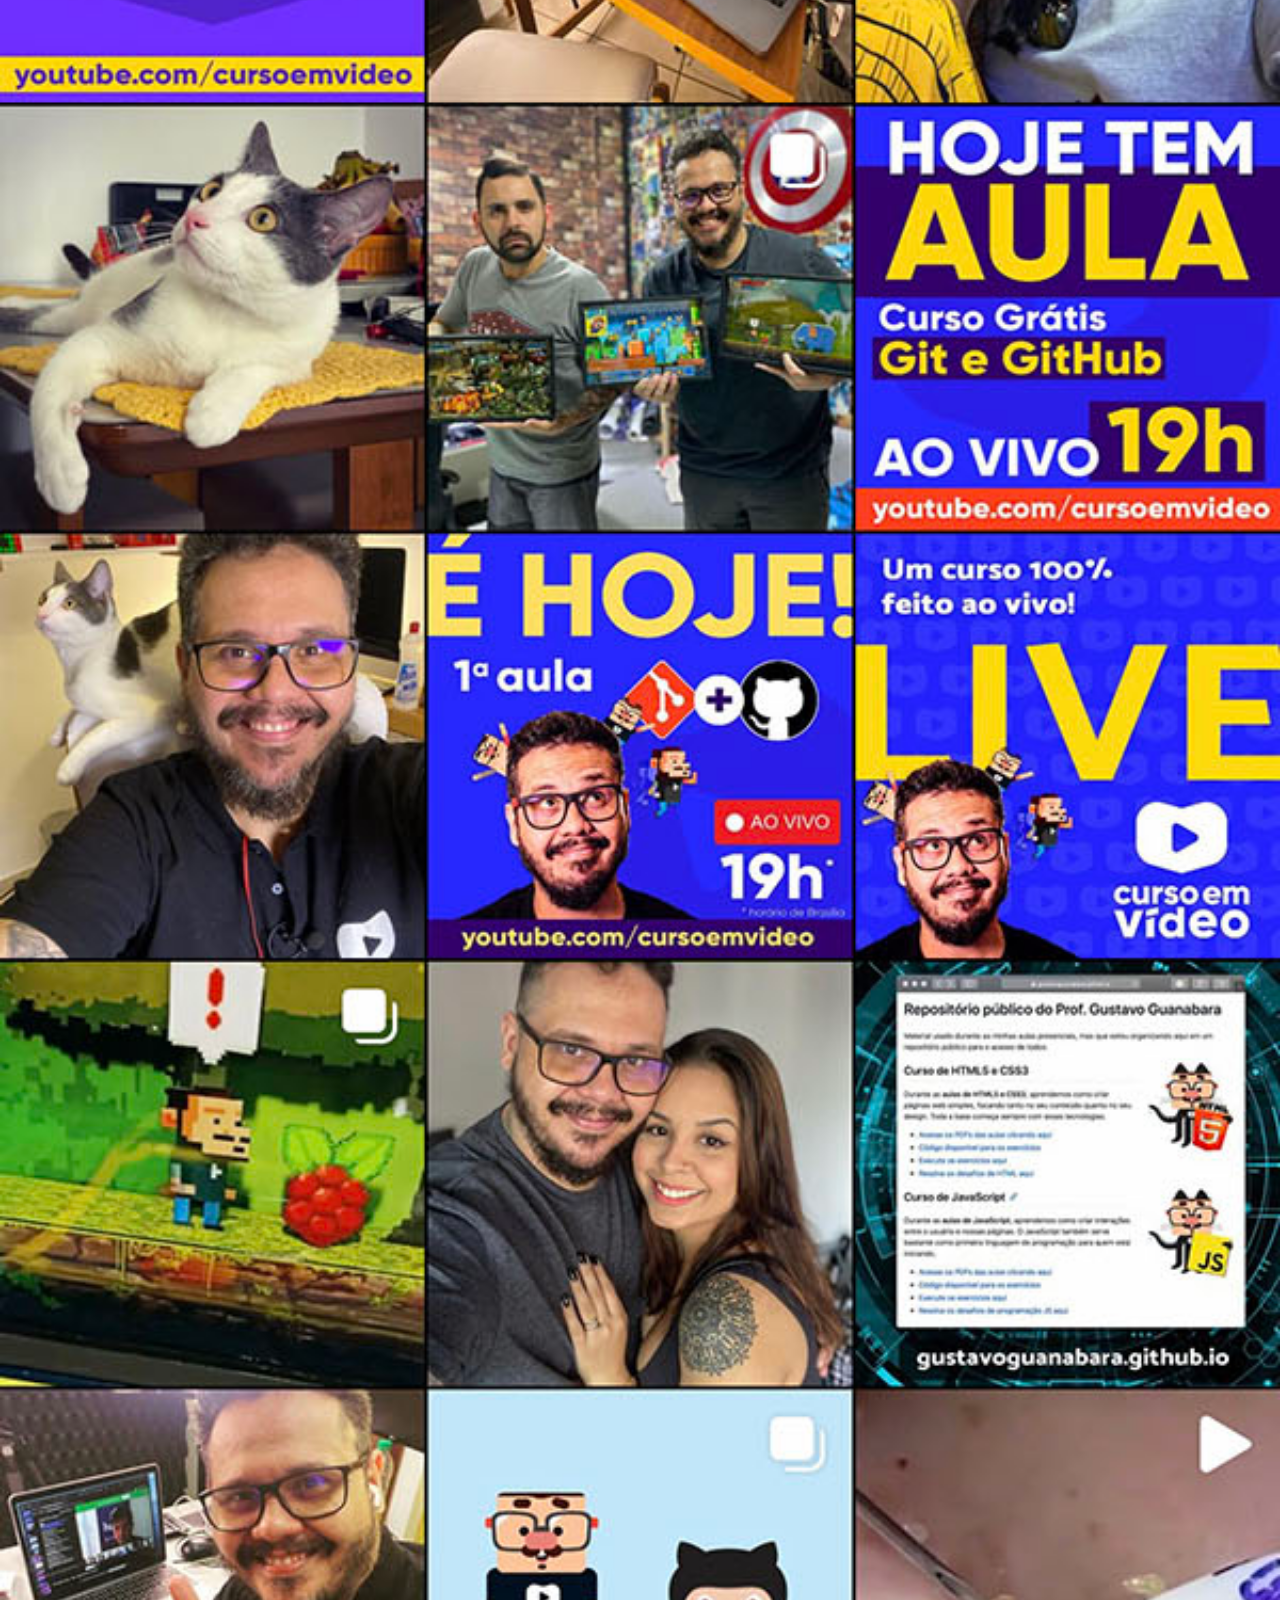
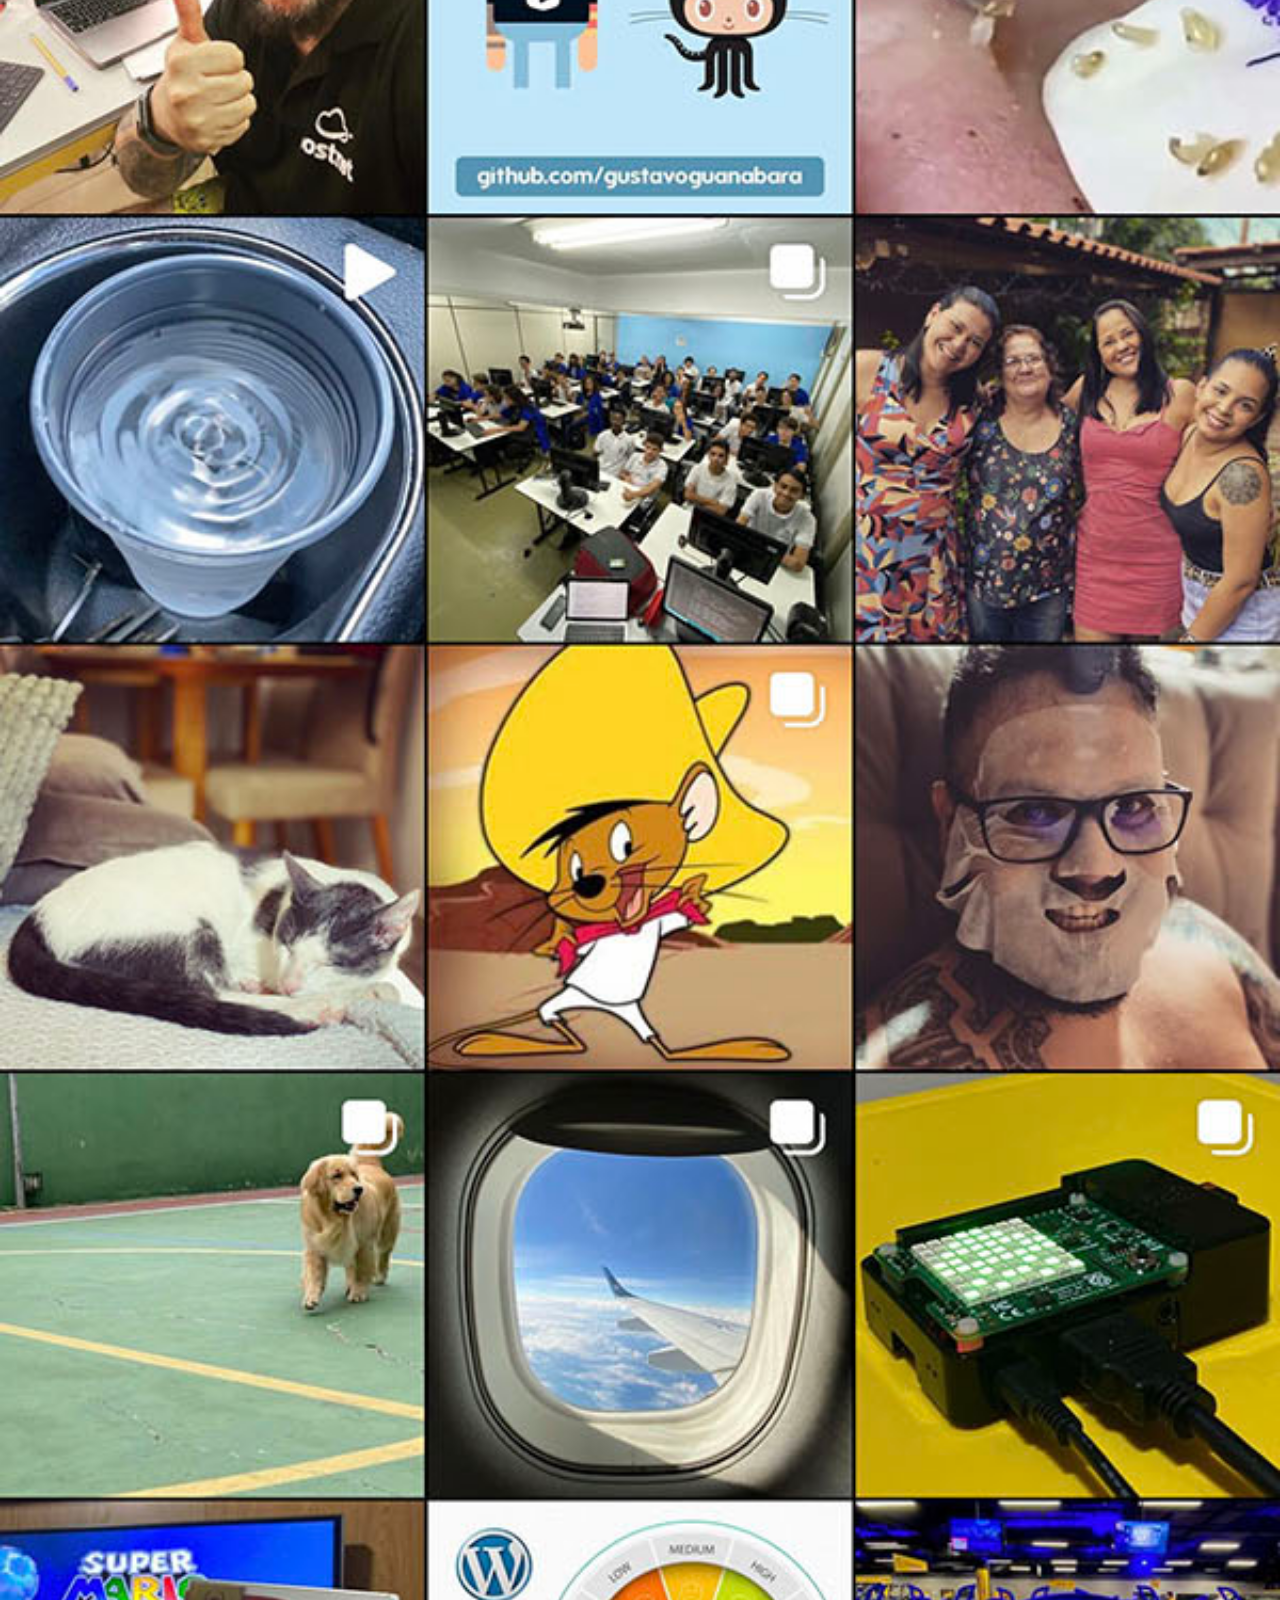
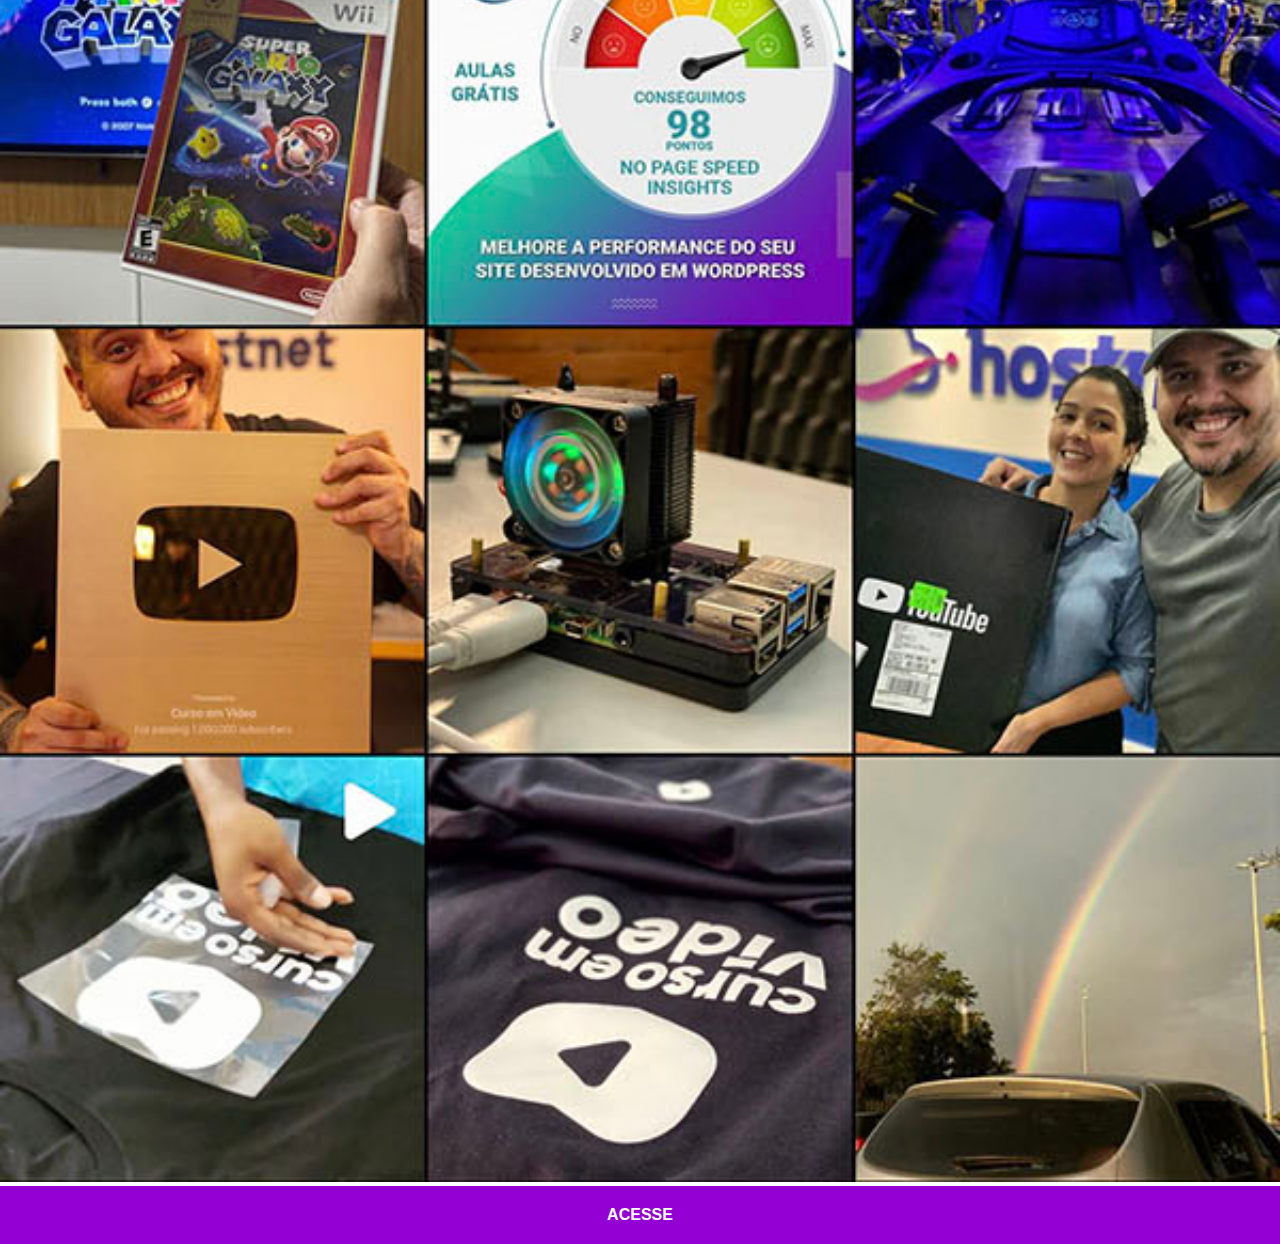
<file: instagram.html>
<!DOCTYPE html>
<html lang="pt-br">
<head>
    <meta charset="UTF-8">
    <meta name="viewport" content="width=device-width, initial-scale=1.0">
    <title>youtube</title>

    <link rel="stylesheet" href="estilos/social.css">



</head>
<body>

<img src="imagens/tela-instagram.jpg" alt="instagram">
<a href="https://www.bing.com/ck/a?!&&p=ae3f13fae5892a49JmltdHM9MTcyMDU2OTYwMCZpZ3VpZD0yNDFkNjg5OS01NWY3LTY2NmEtMTFjMi03Y2Y5NTQyYTY3YWYmaW5zaWQ9NTIwNg&ptn=3&ver=2&hsh=3&fclid=241d6899-55f7-666a-11c2-7cf9542a67af&psq=instagram&u=a1aHR0cHM6Ly93d3cuaW5zdGFncmFtLmNvbS8&ntb=1" target="_blank">ACESSE</a>


</body>
</html>
</file>
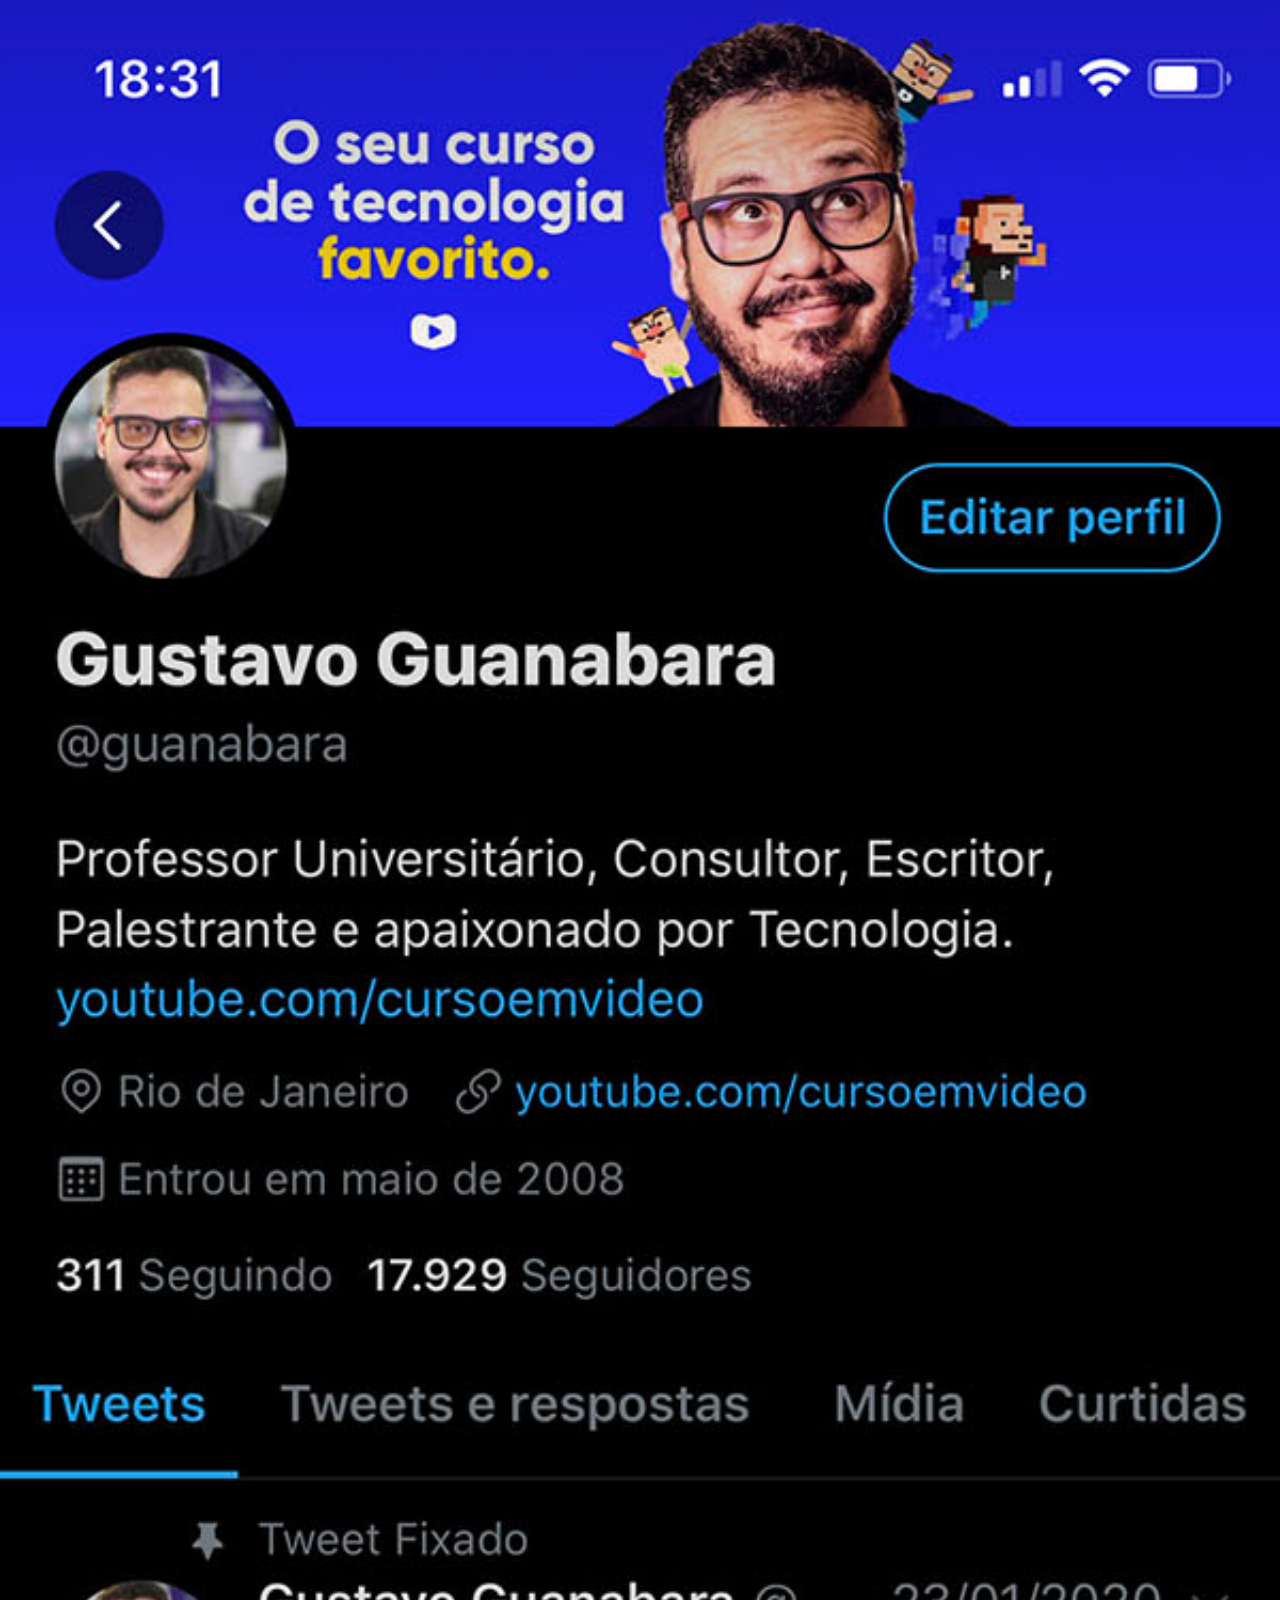
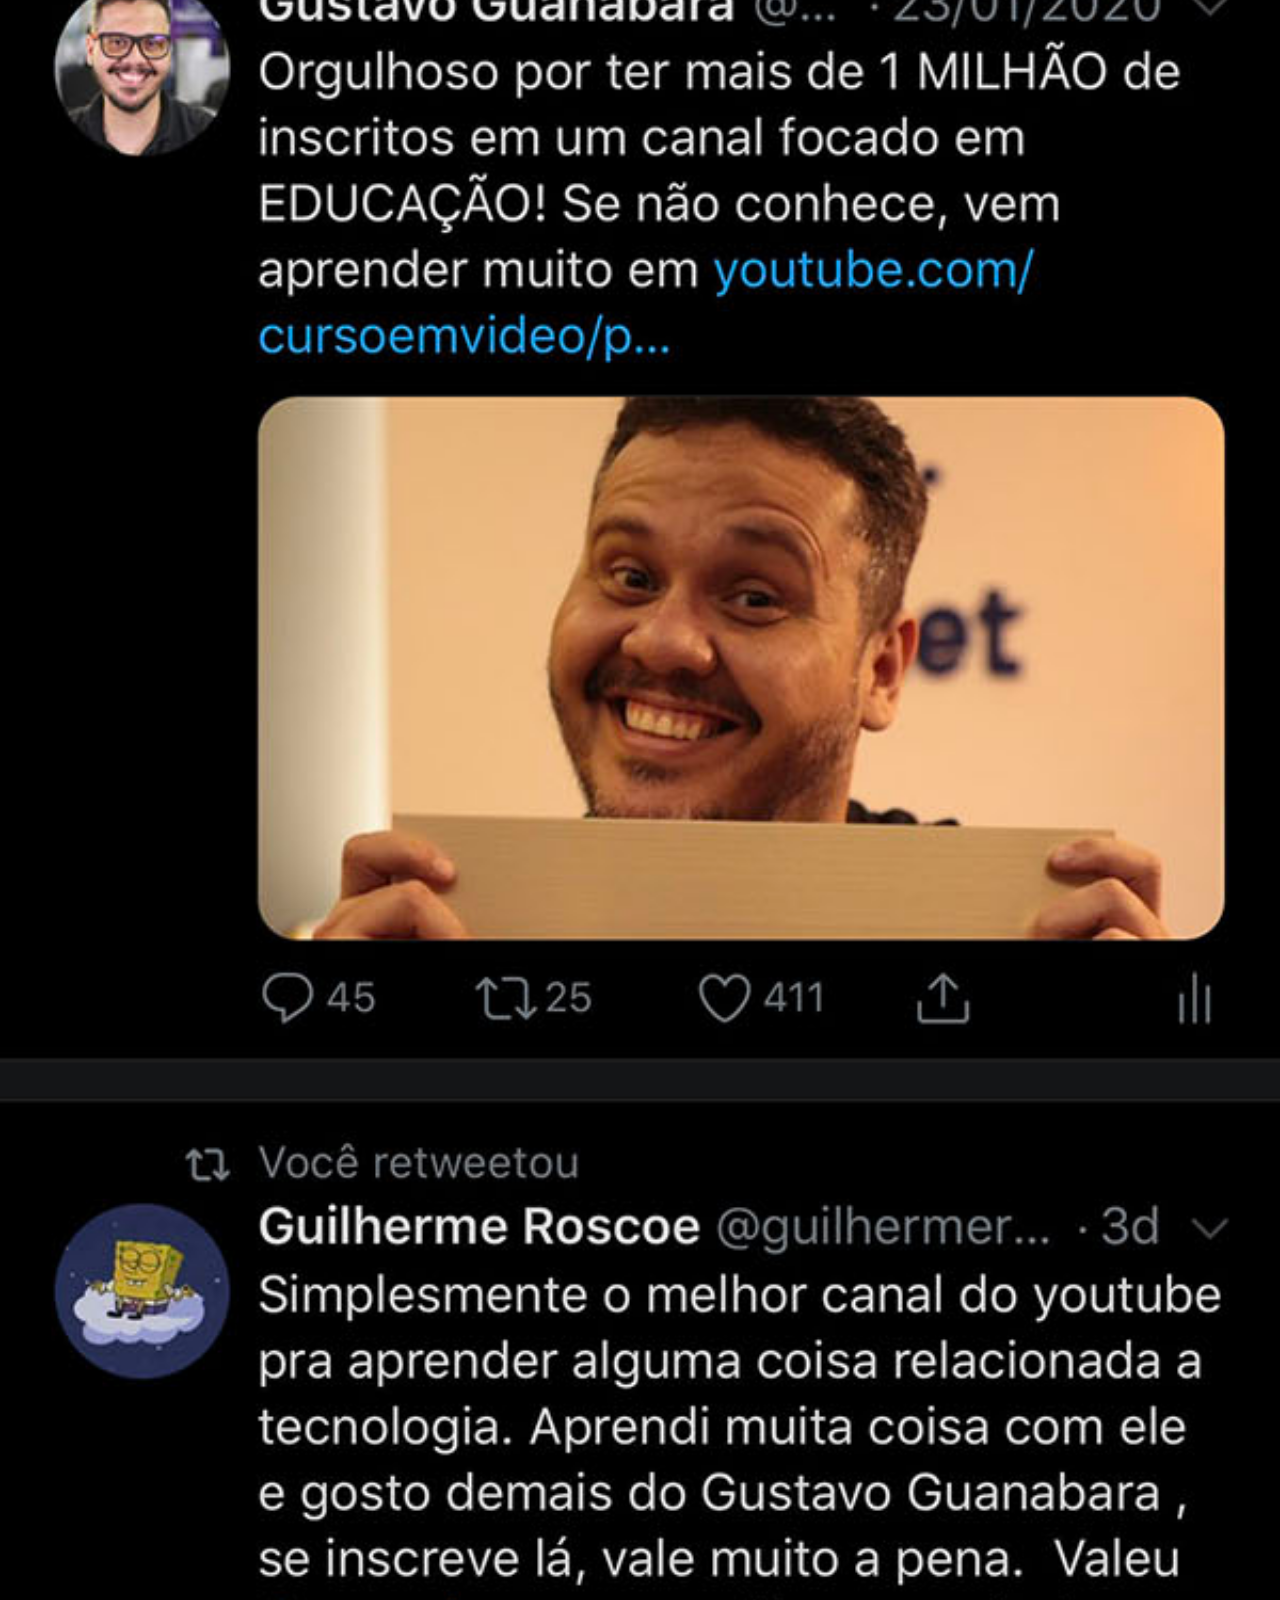
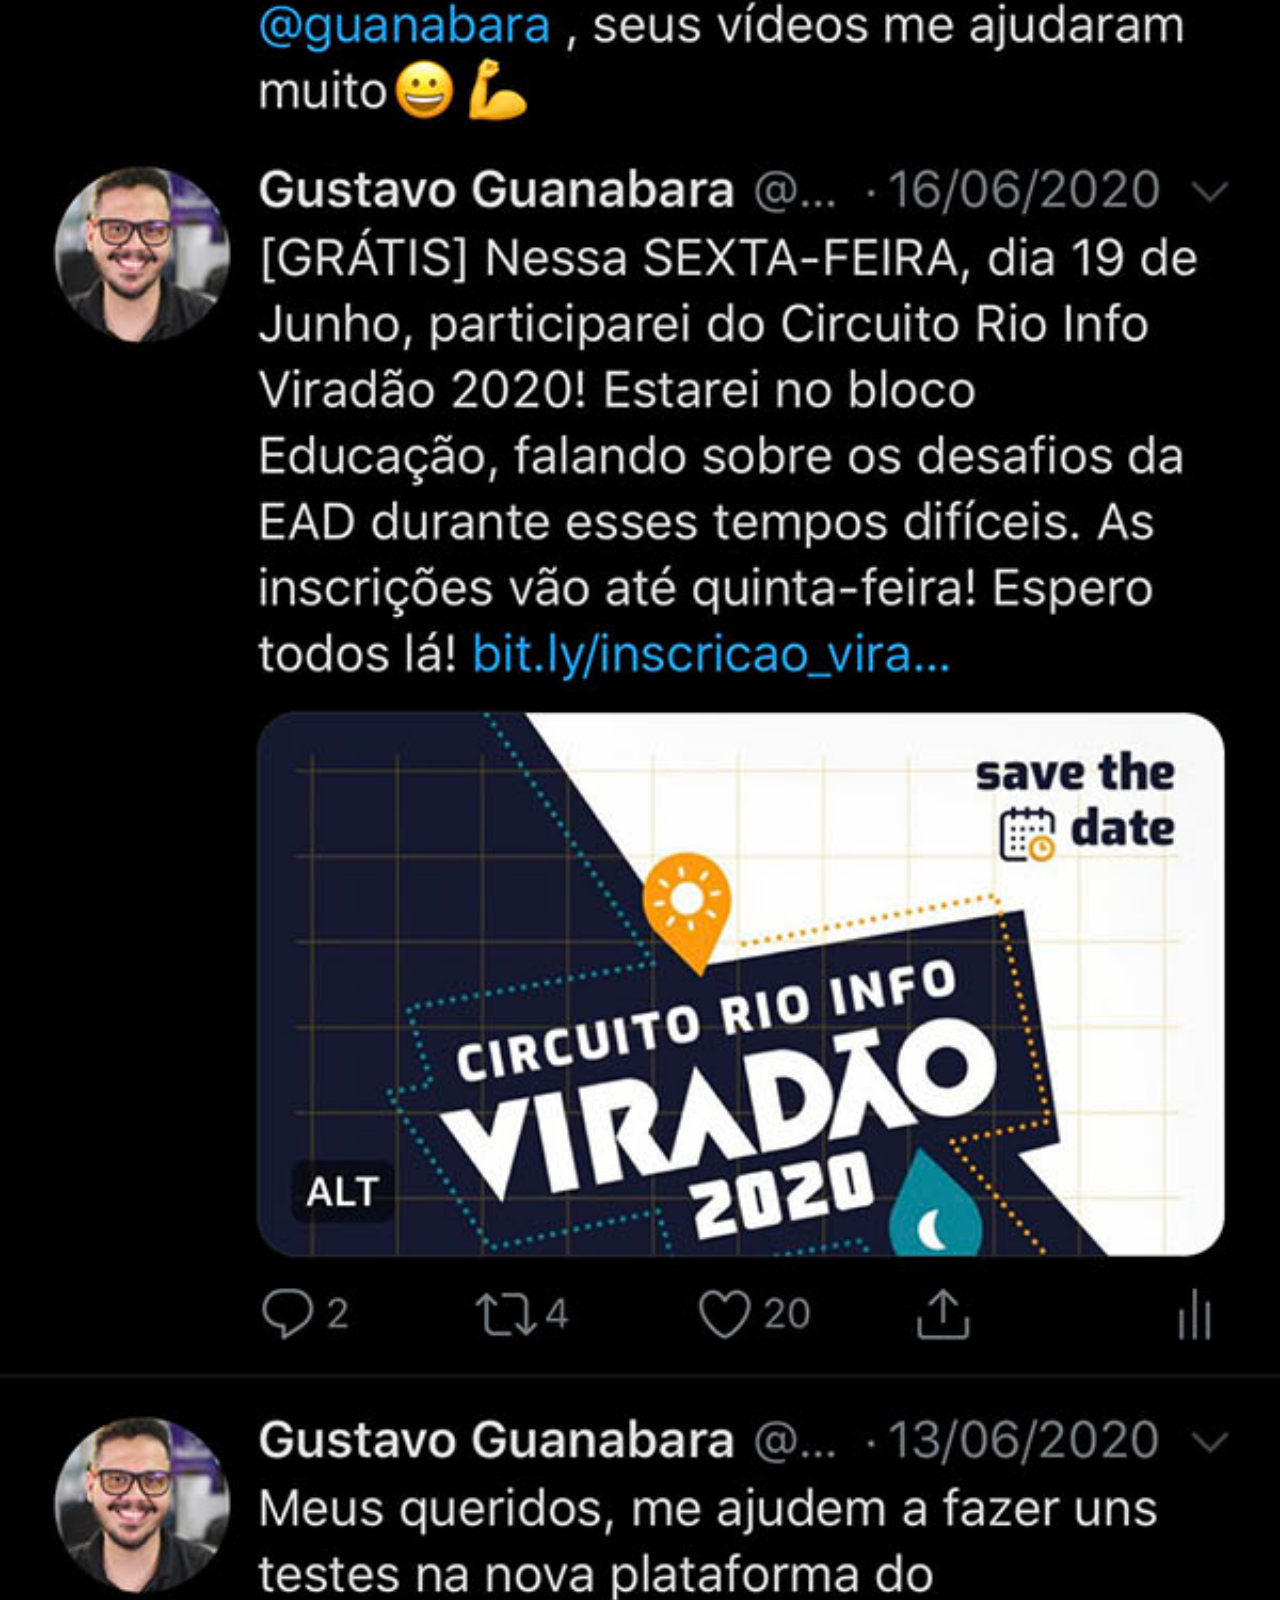
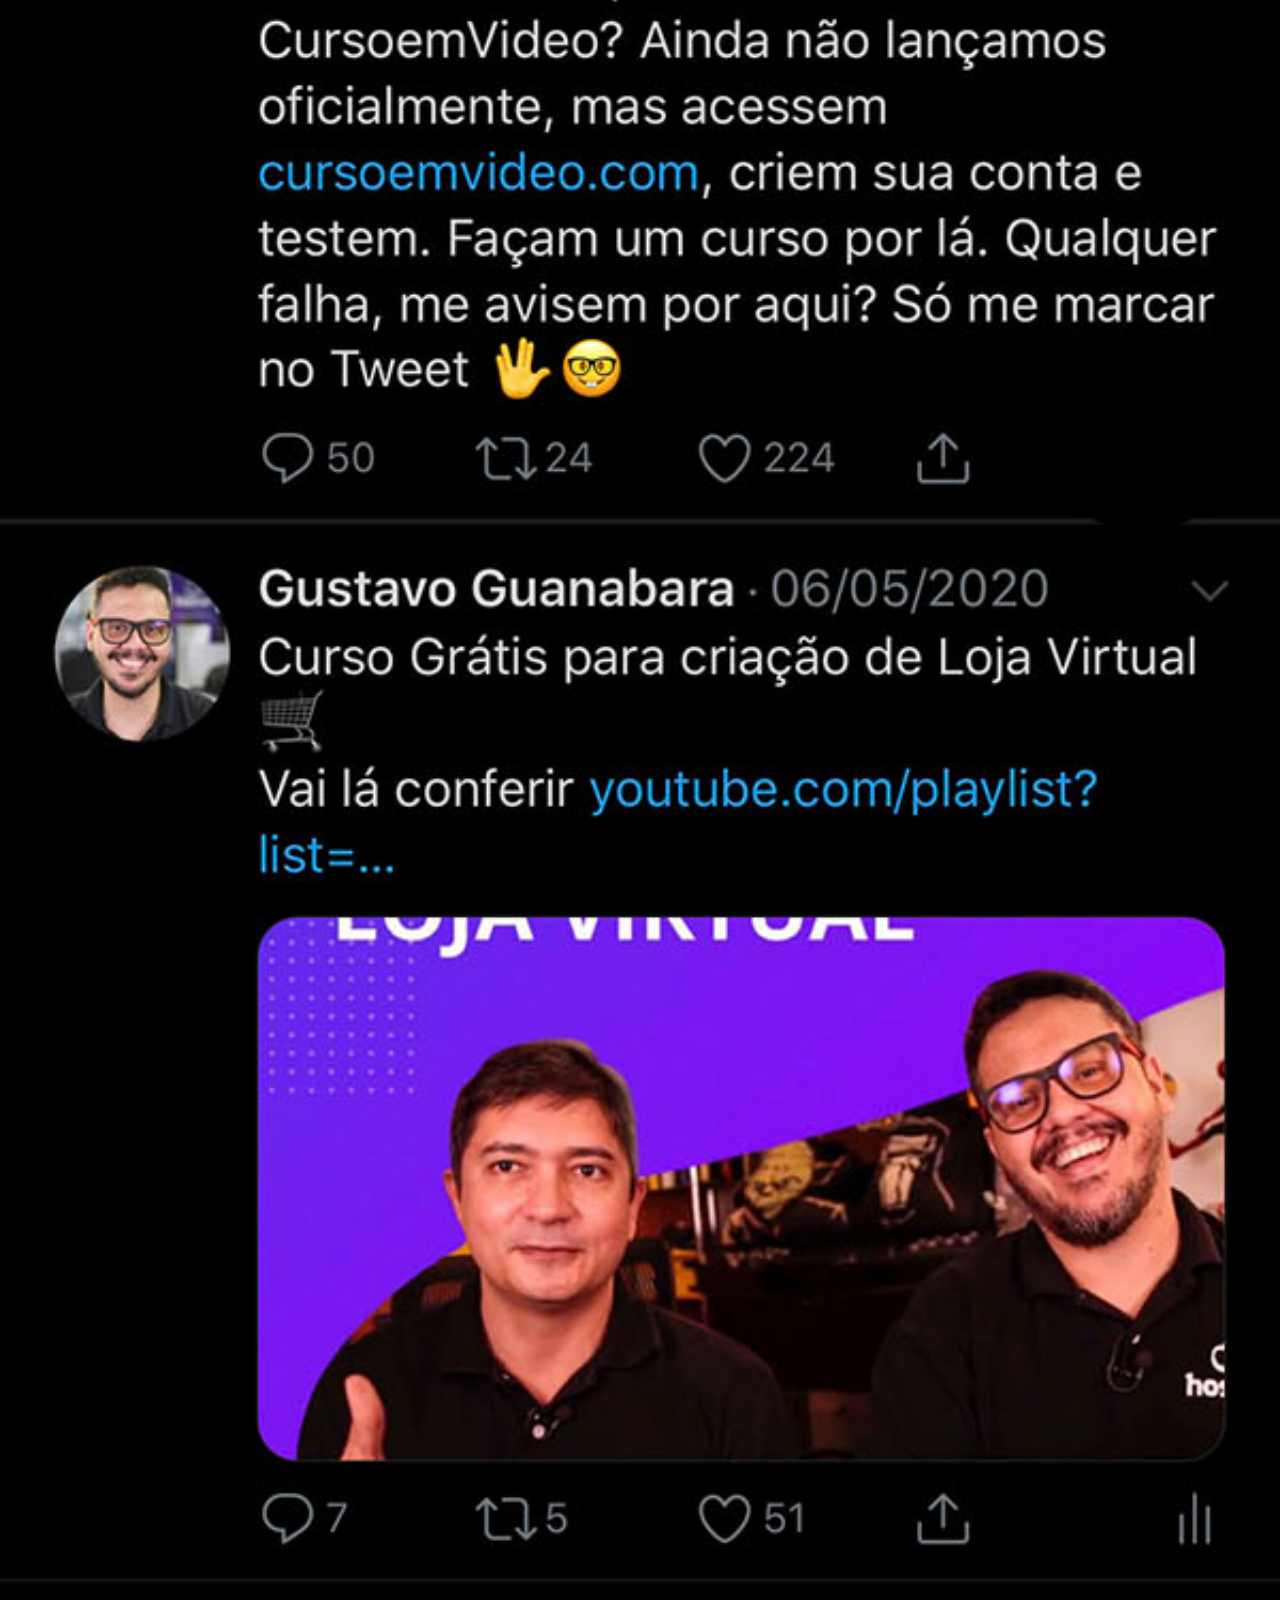
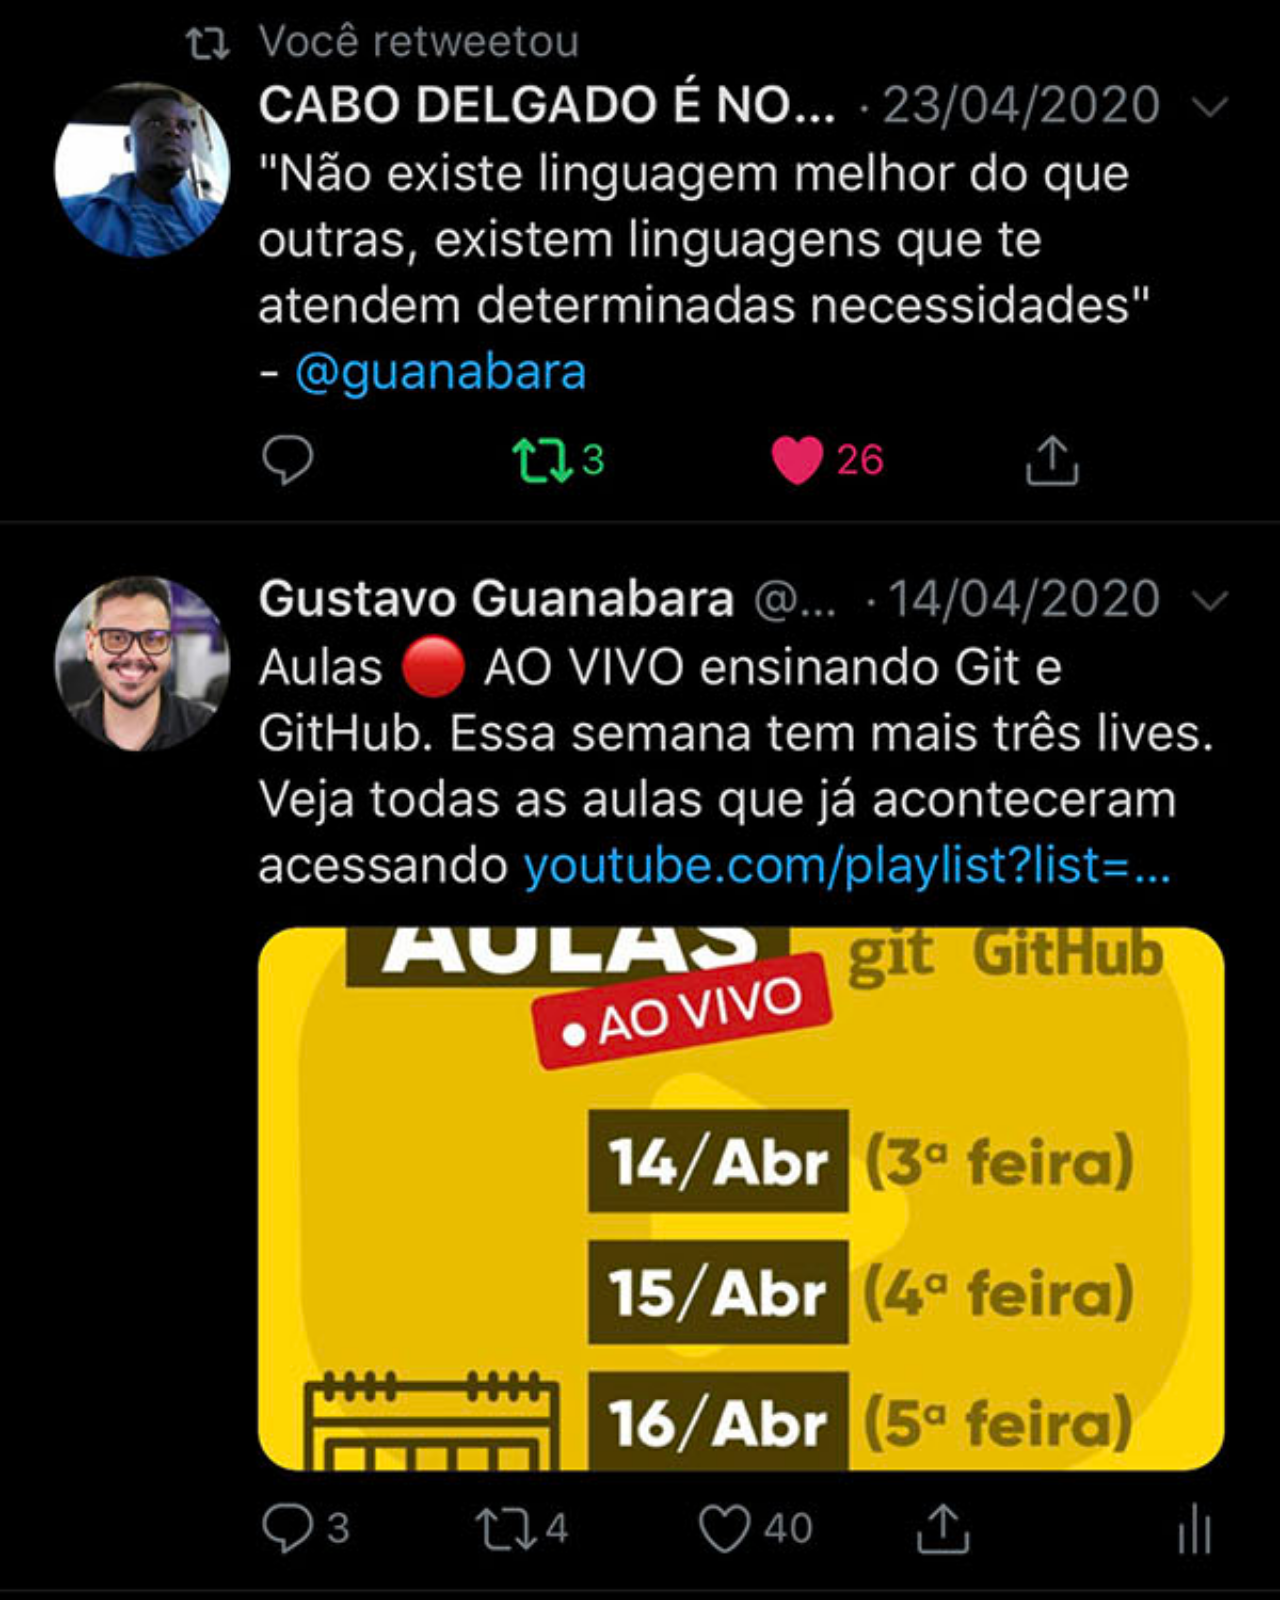
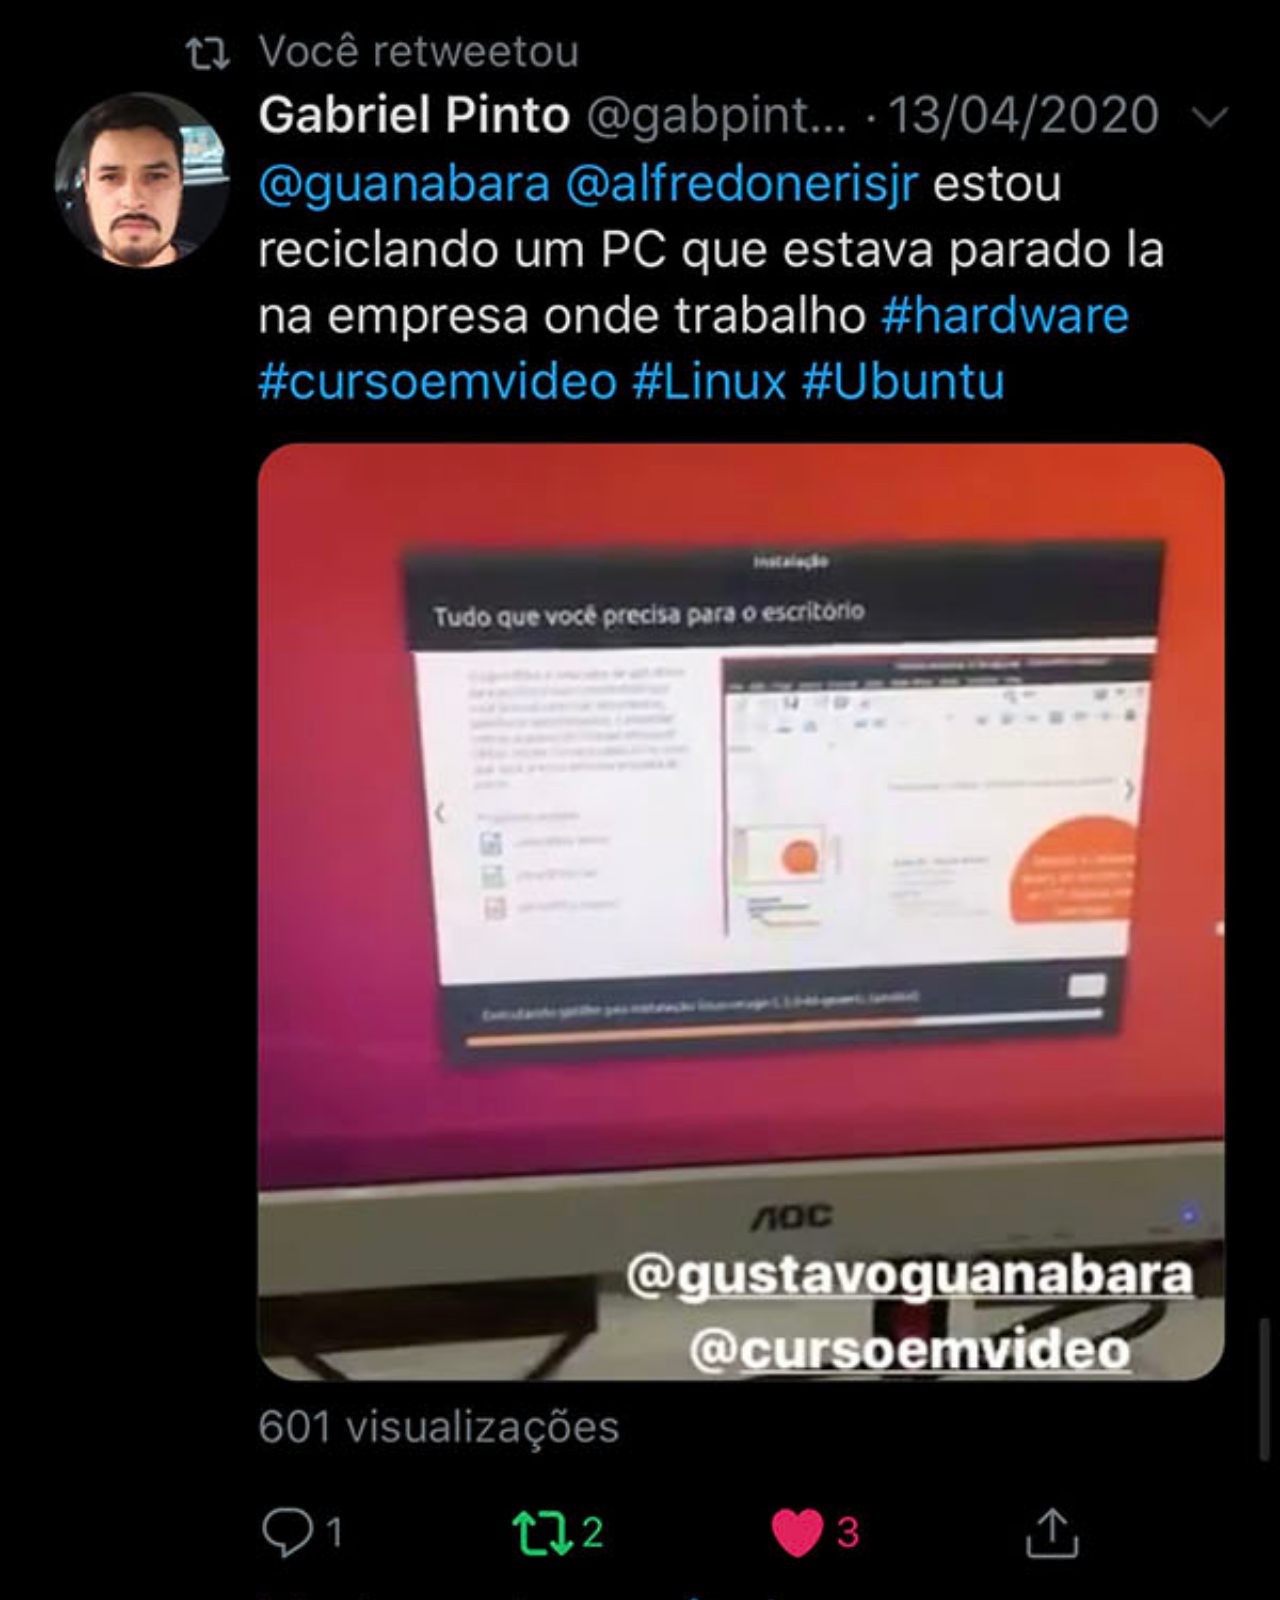
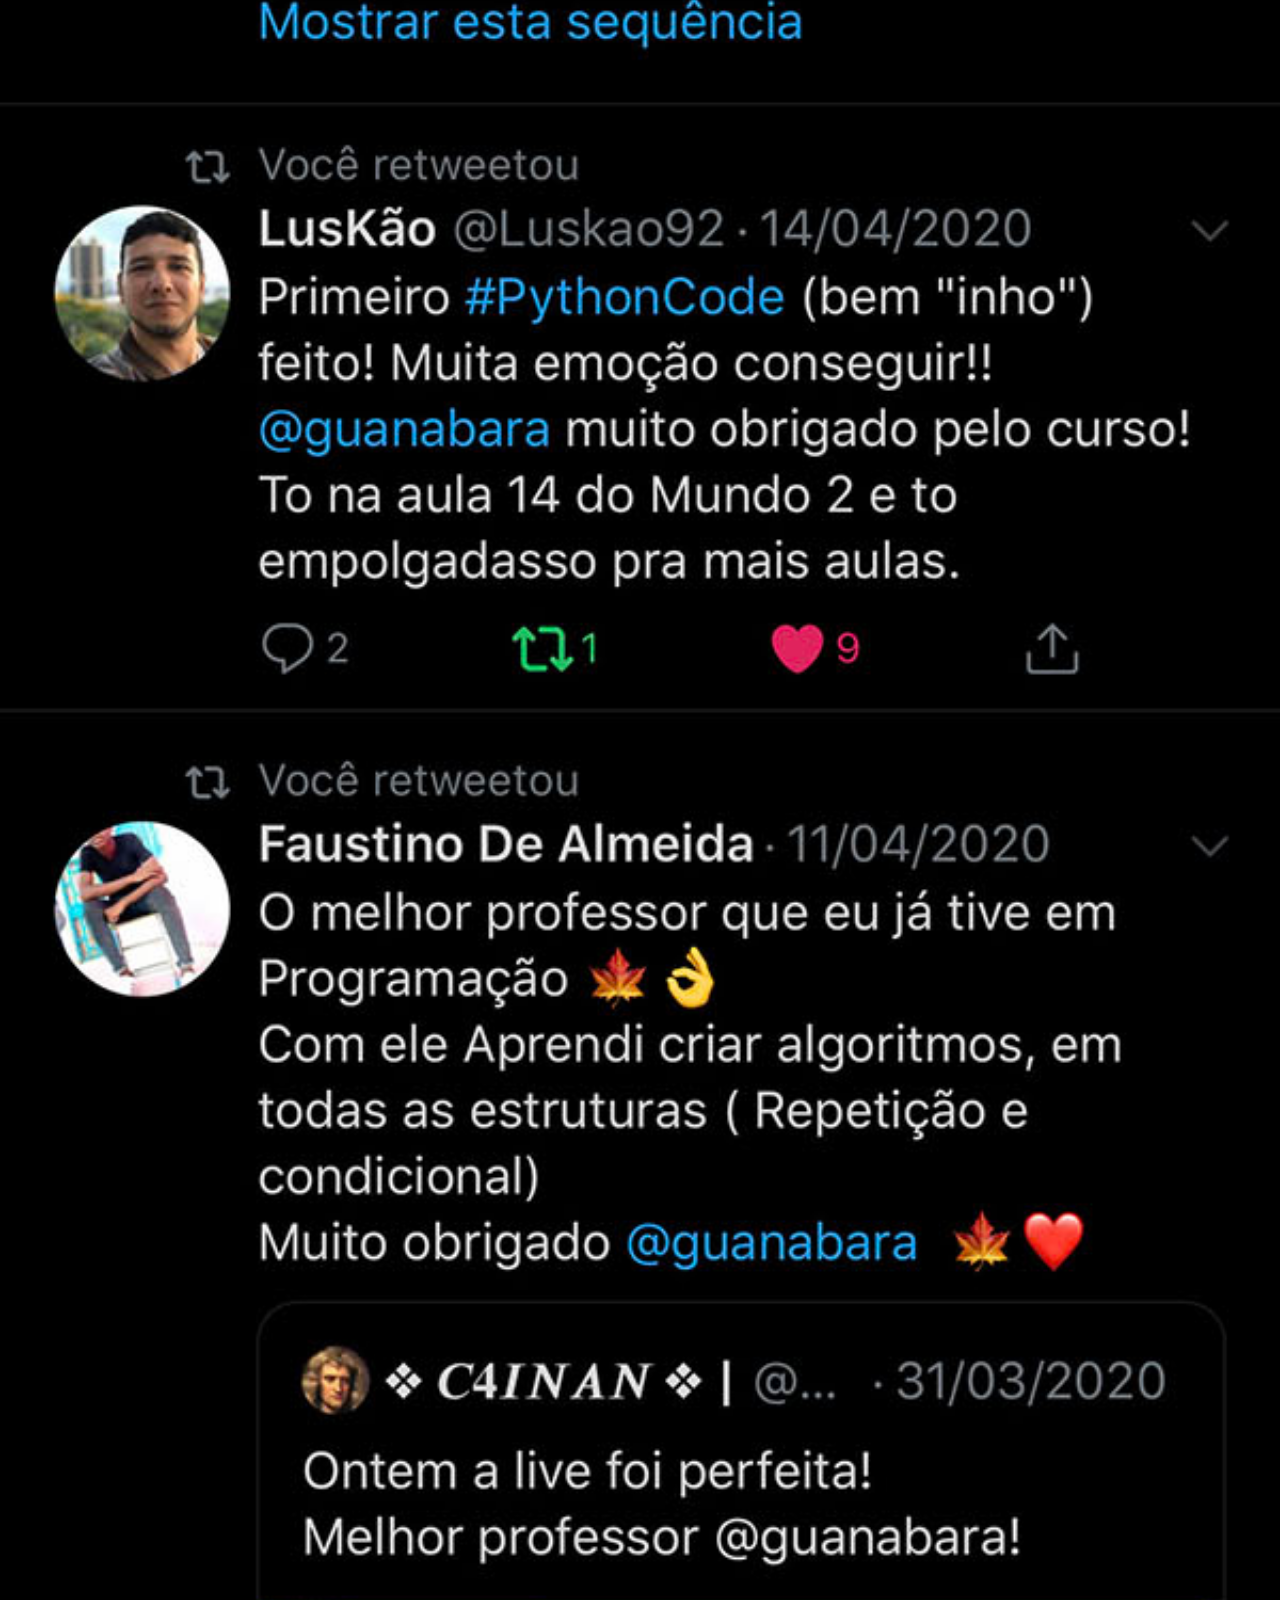
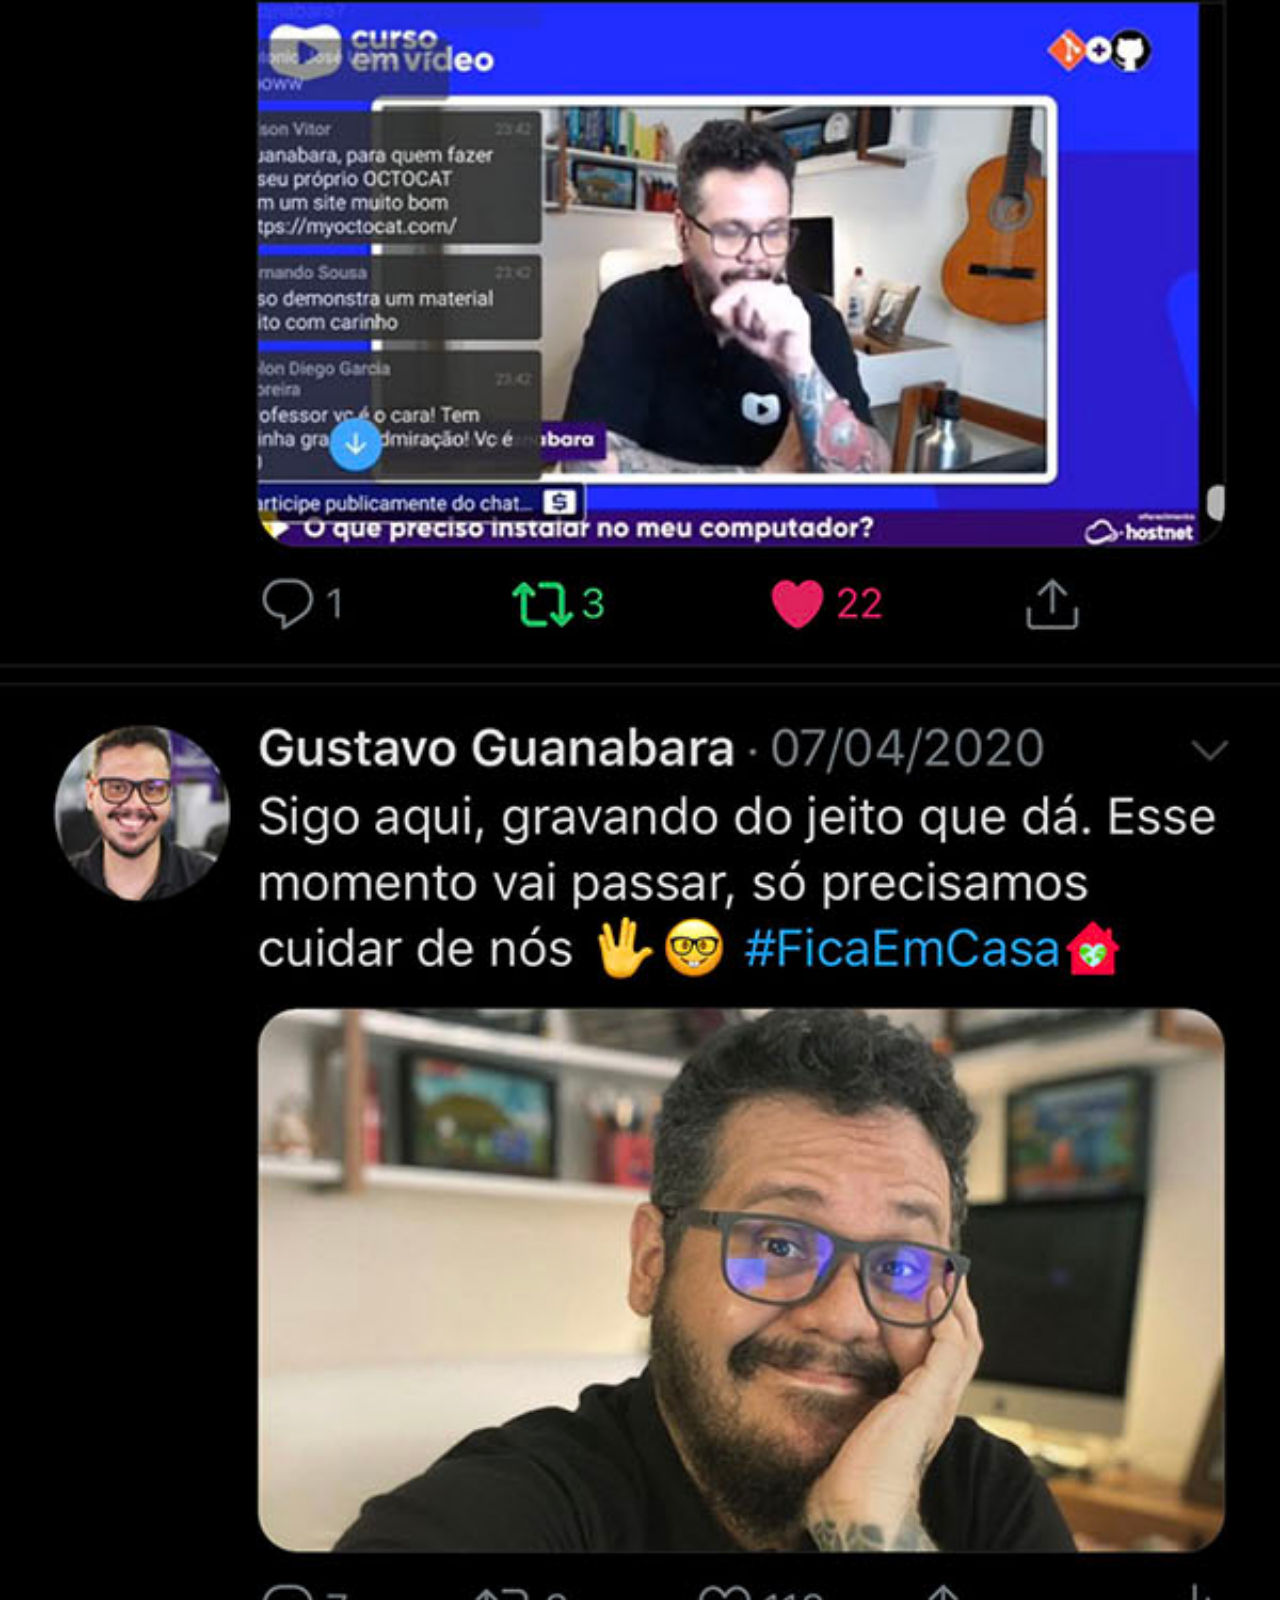
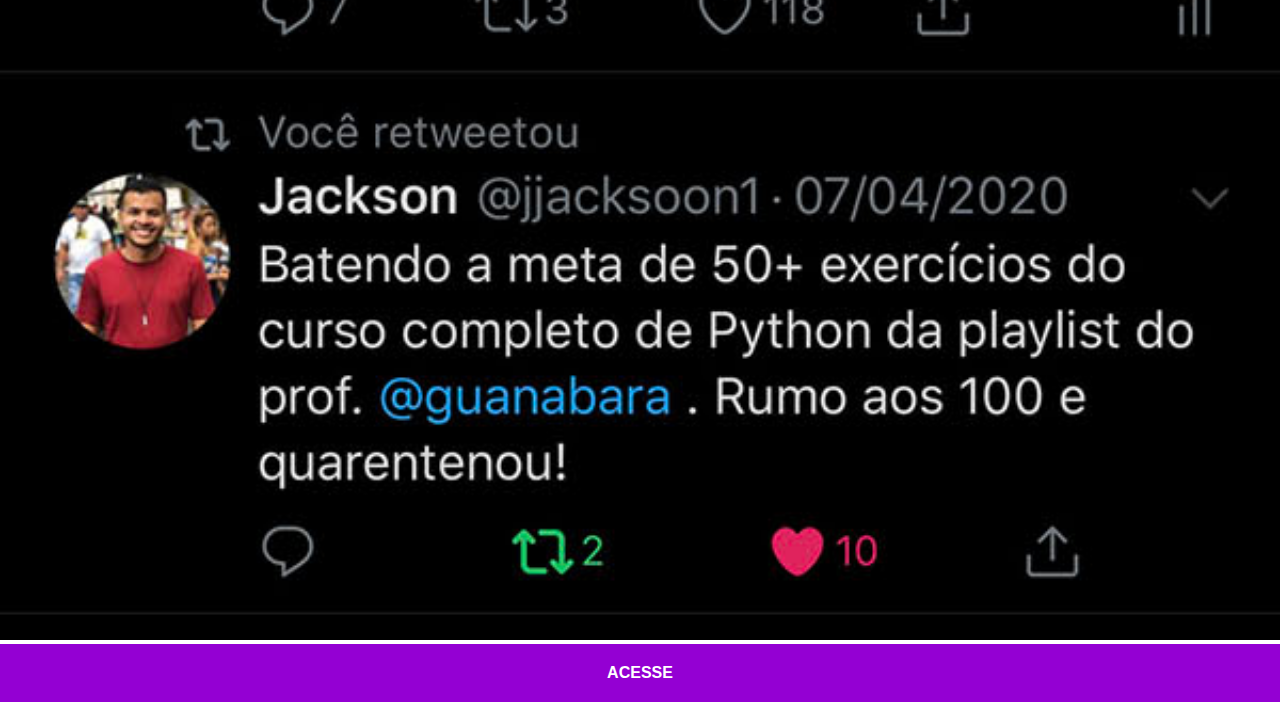
<file: twitter.html>
<!DOCTYPE html>
<html lang="en">
<head>
    <meta charset="UTF-8">
    <meta name="viewport" content="width=device-width, initial-scale=1.0">
    <title>twitter</title>

    <link rel="stylesheet" href="estilos/social.css">



</head>
<body>

    <img src="imagens/tela-twitter.jpg" alt="facebook">
    <a href="https://x.com/" target="_blank">ACESSE</a>
    




    
</body>
</html>
</file>
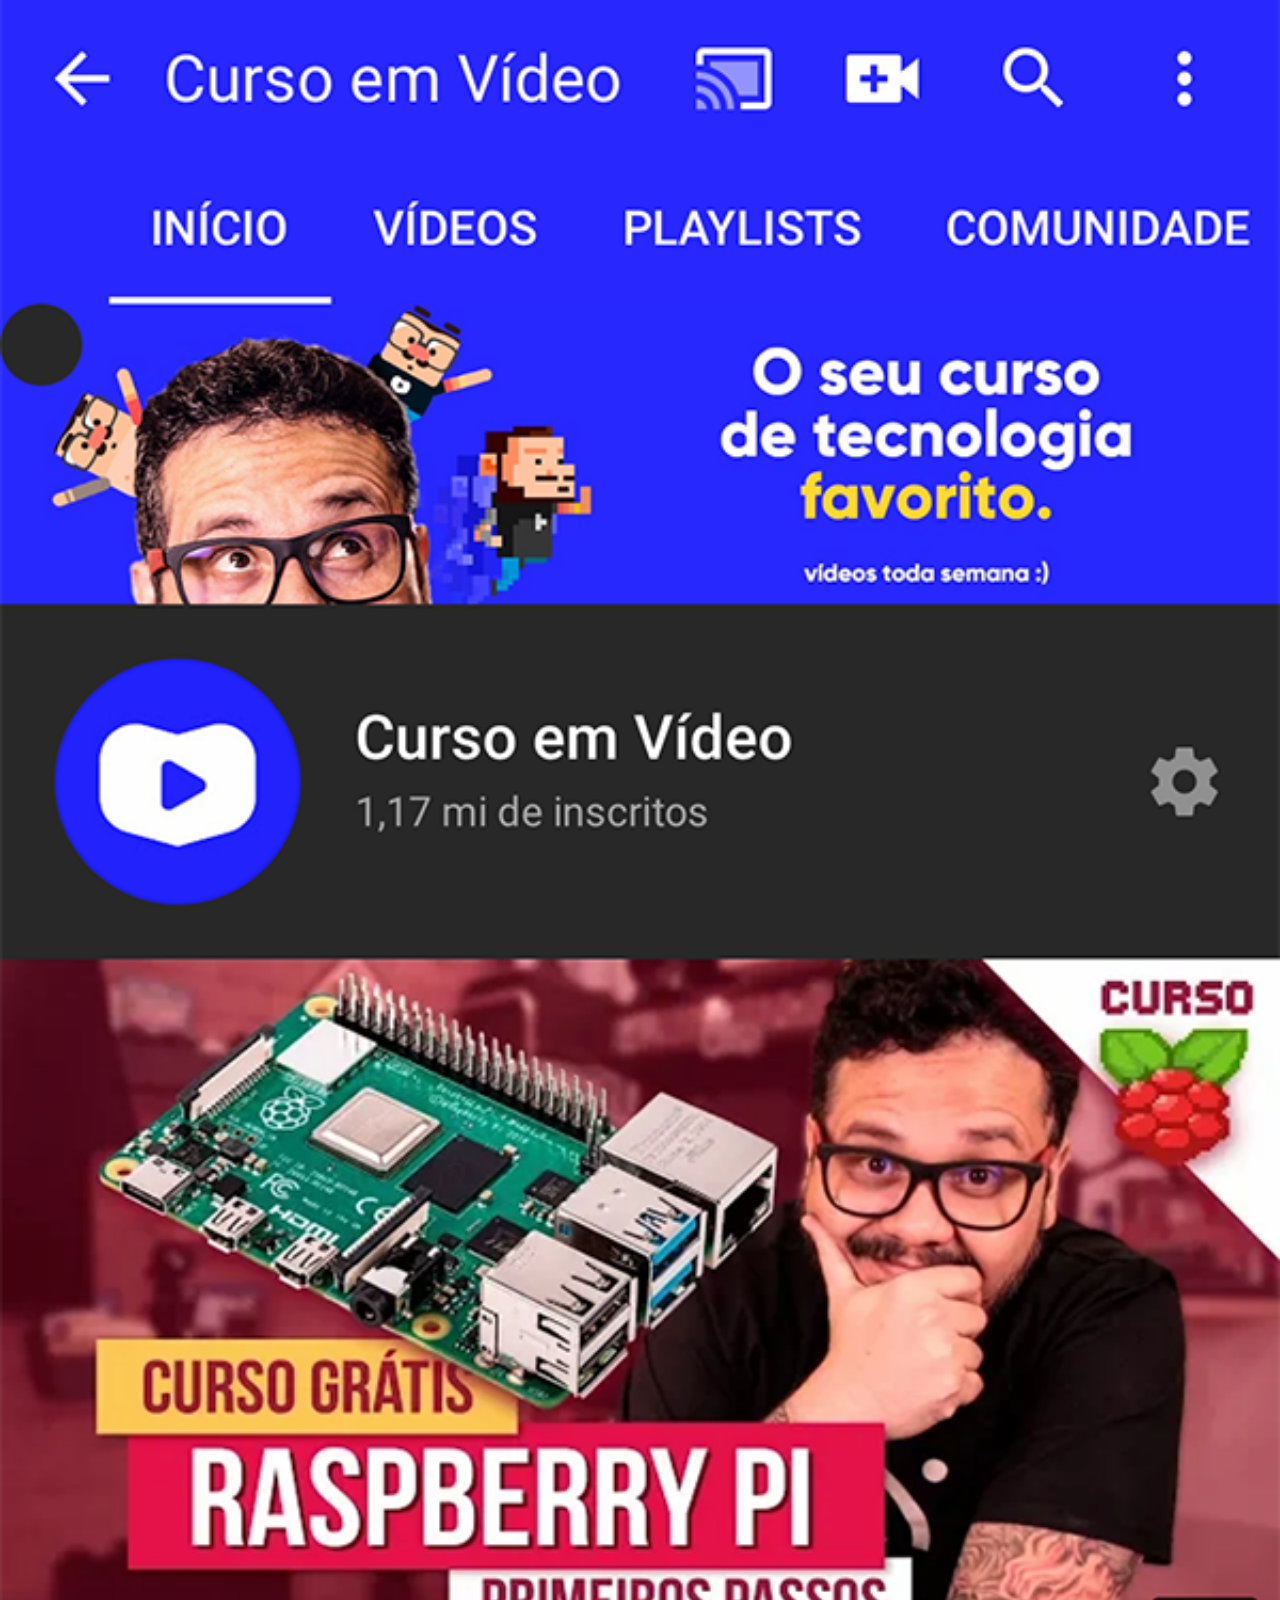
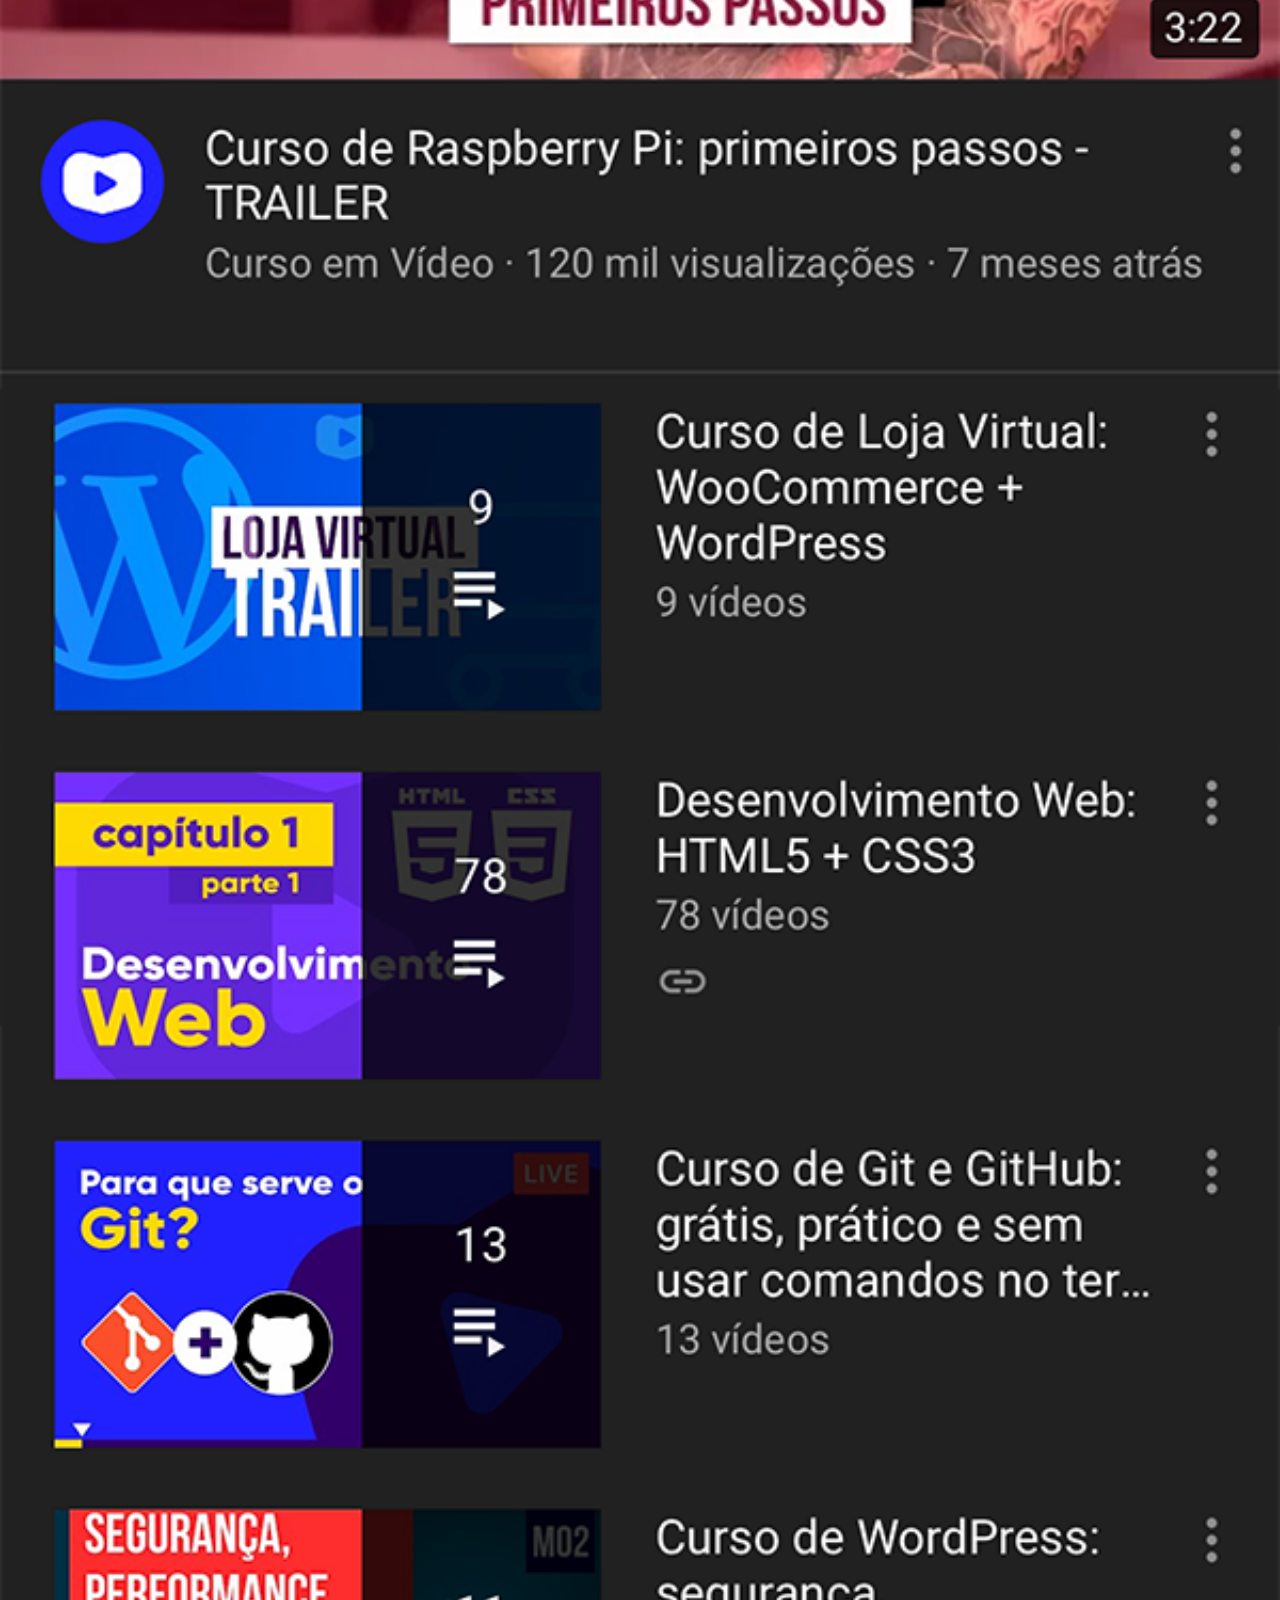
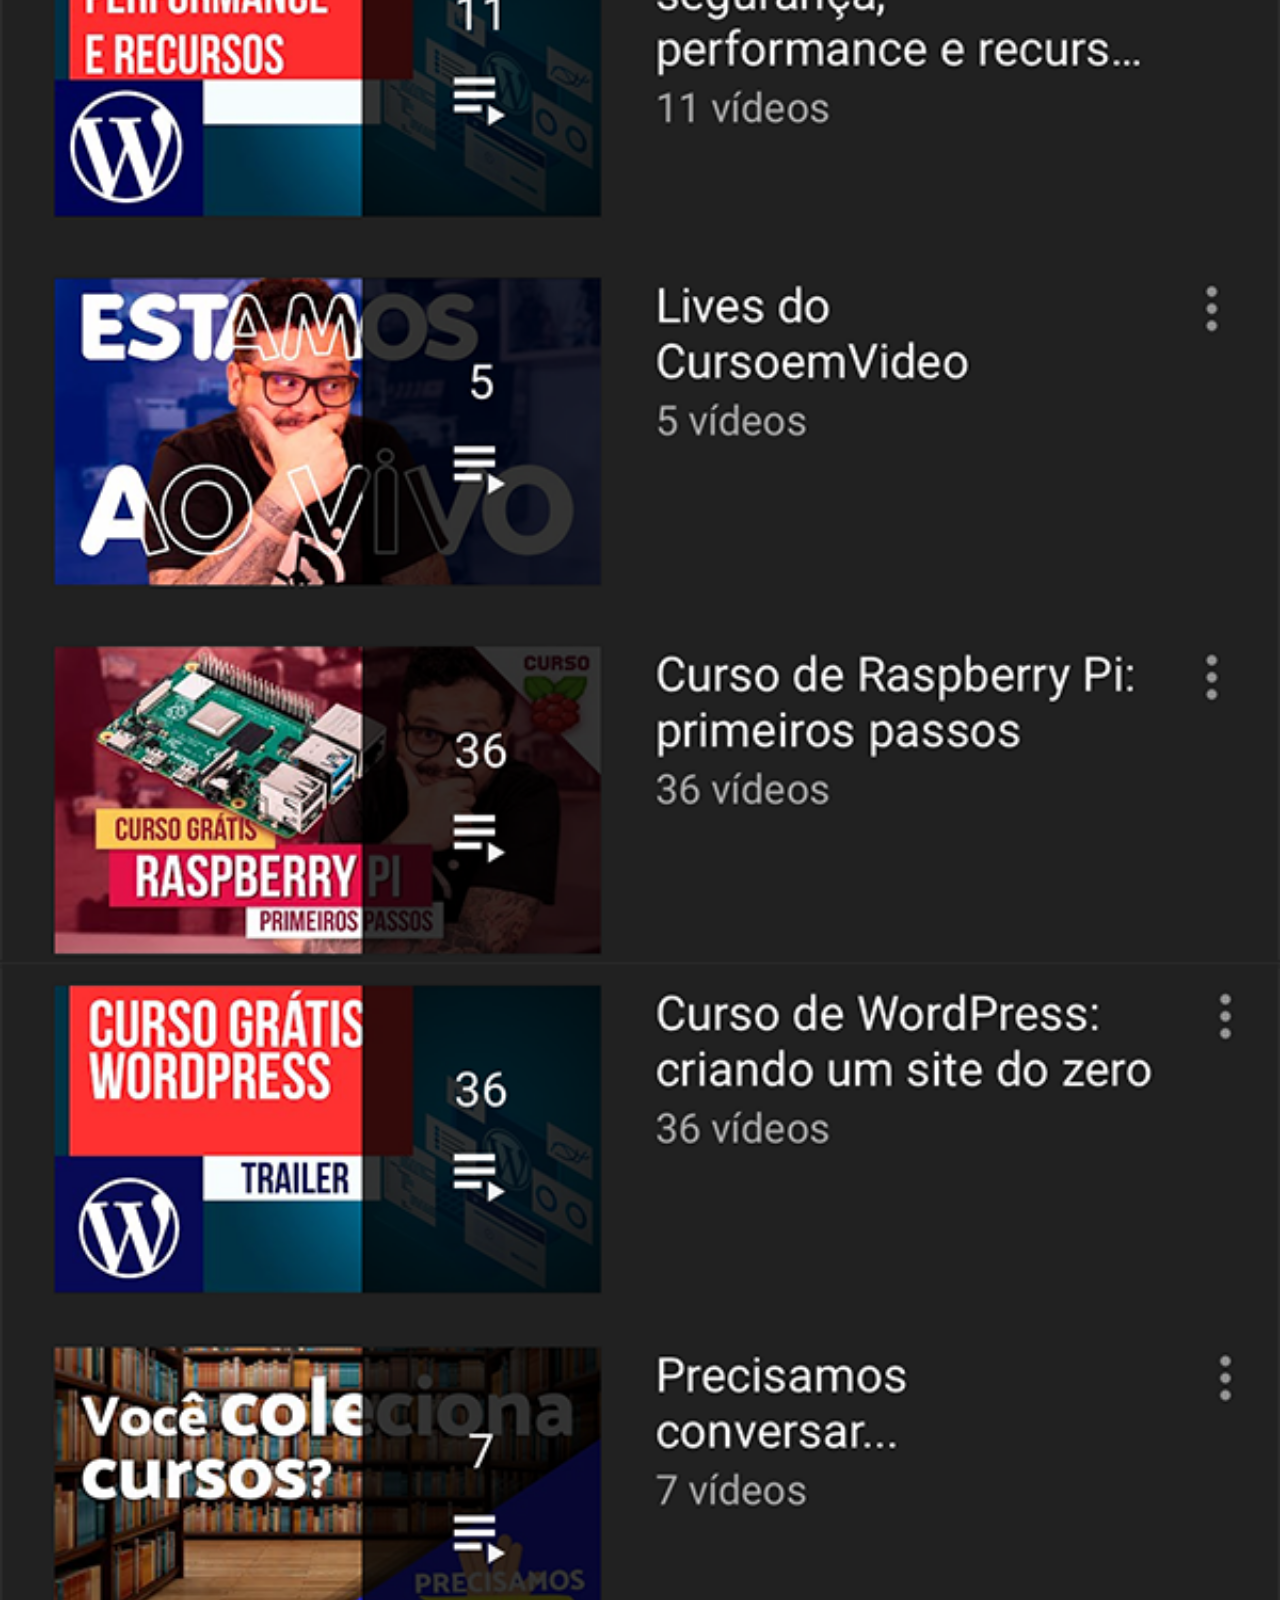
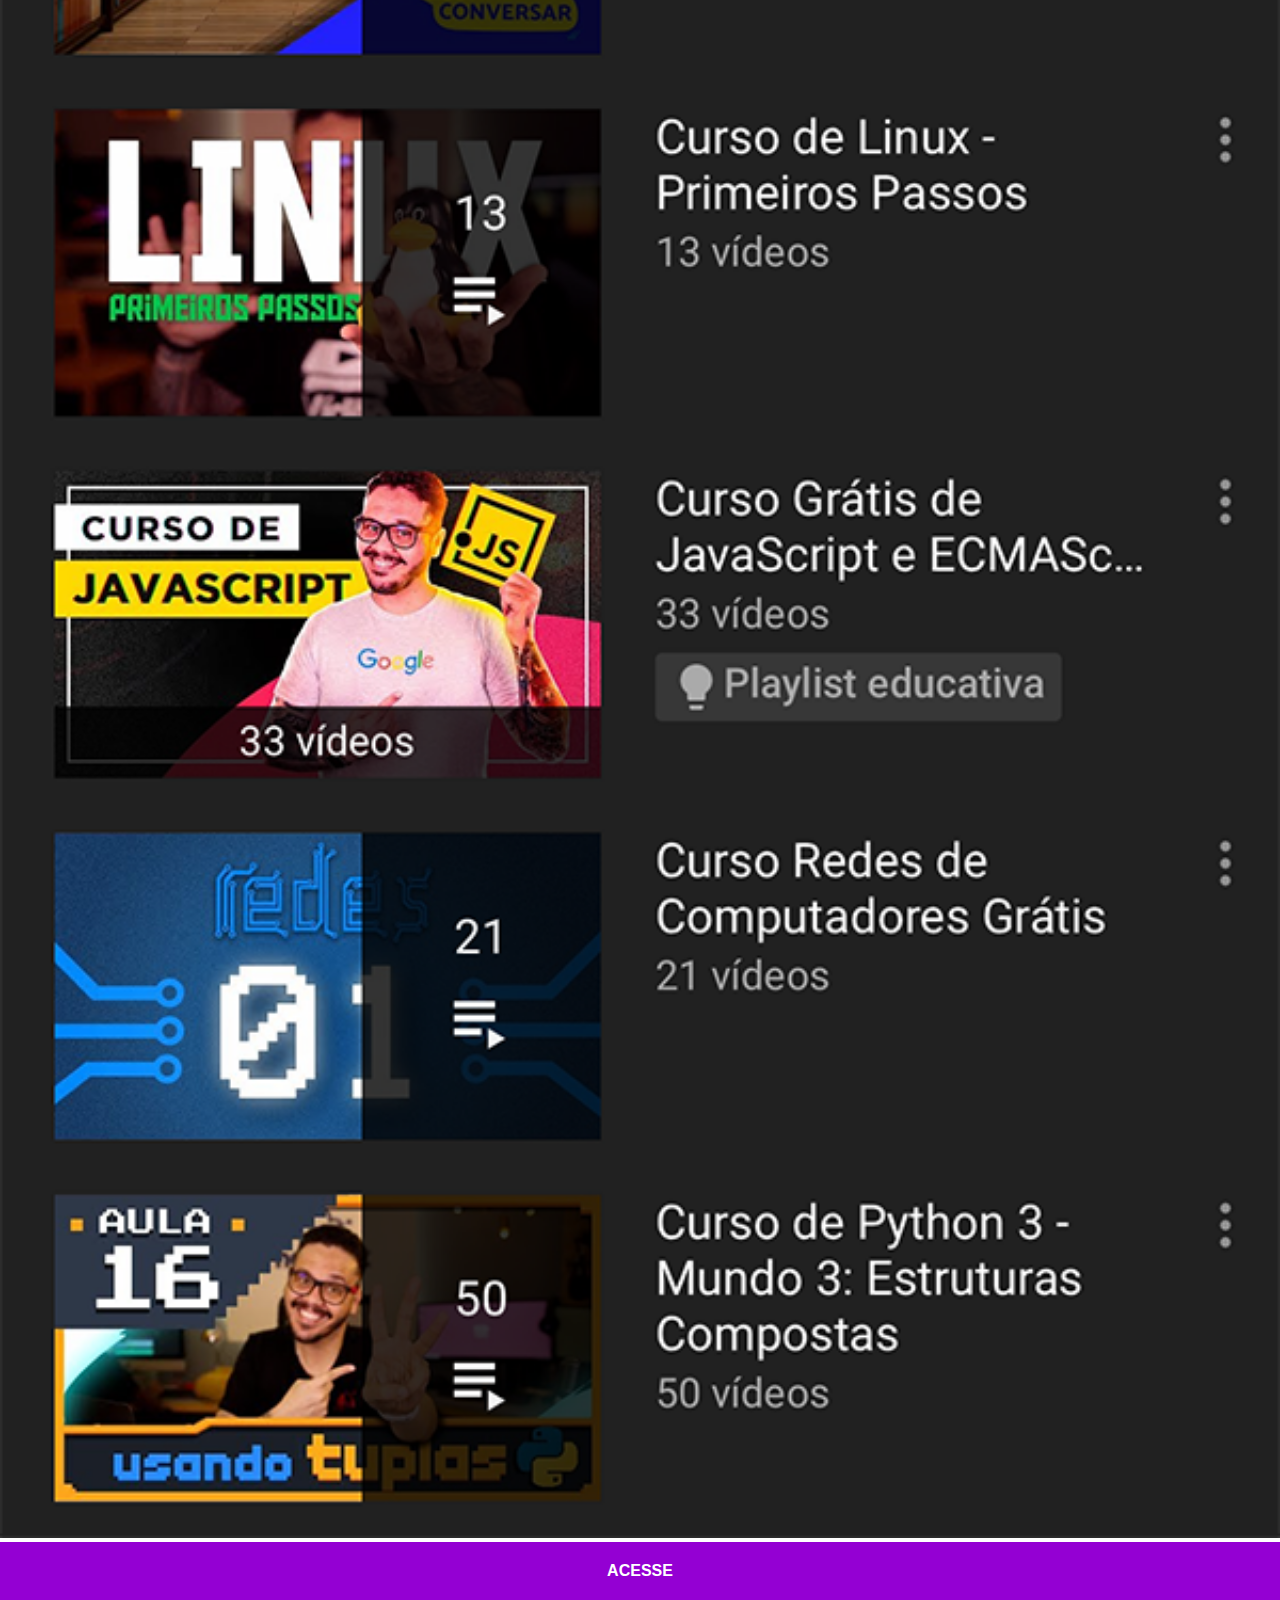
<file: youtube.html>
<!DOCTYPE html>
<html lang="pt-br">
<head>
    <meta charset="UTF-8">
    <meta name="viewport" content="width=device-width, initial-scale=1.0">
    <title>youtube</title>

    <link rel="stylesheet" href="estilos/social.css">



</head>
<body>

<img src="imagens/tela-youtube.png" alt="youtube">
<a href="https://www.youtube.com/channel/UCLIp4Pb9C9mb1k21JMoMuGw" target="_blank">ACESSE</a>


</body>
</html>
</file>
<file: estilos/style.css>
@charset "UTF=8";

*{

margin: 0px;
padding: 0px;
font-family: Arial, Helvetica, sans-serif;


}
html, body{

height: 100vh;
width: 100vw;



}

body{
    background: url(../imagens/fundo-madeira.jpg);
background-size: cover;
background-attachment: fixed;




}

main{
height: 100vh;
position: relative;


}

section#telefone{

    position: absolute;
top: 50%;
left: 50%;
transform: translate(-50%, -50%);
height: 627px;
width: 311px ;
background-image: url(../imagens/frame-iphone.png);












}

iframe#tela{
position: relative;
top: 80px;
left: 22px;
width: 267px;
height: 471px;


}
section#redes-sociais{
text-align: right;





}

section#redes-sociais img{
width: 50px;
margin: 10px;
border-radius: 50%;
box-shadow: 2px 2px 5px rgba(0, 0, 0, 0.473);

box-sizing: border-box;








}


section#redes-sociais img:hover{
border: 2px solid rgba(255, 255, 255, 0.61);
transform: translate(-3px, -3px);
box-shadow: 5px 5px 10px black;
transition: transform .3s, border 0.6s;

}
</file>
<file: estilos/social.css>
@charset "UTF-8";



*{
    margin: 0px;
    padding: 0px;
    font-family: Arial, Helvetica, sans-serif;
    
    
    }
    ::-webkit-scrollbar{
    
    width: 0px;
    height: 0px;
    
    
    }
    img{
    width: 100vw;
    
    
    
    }
    
    a{
    display: block;
    background-color: darkviolet;
    padding: 20px;
    text-align: center;
    font-weight: bolder;
    color: white;
    text-decoration: none;
    
    }
    
    a:hover{
        background-color: rgb(255, 68, 255);
    
    
    
    
    }
</file>
